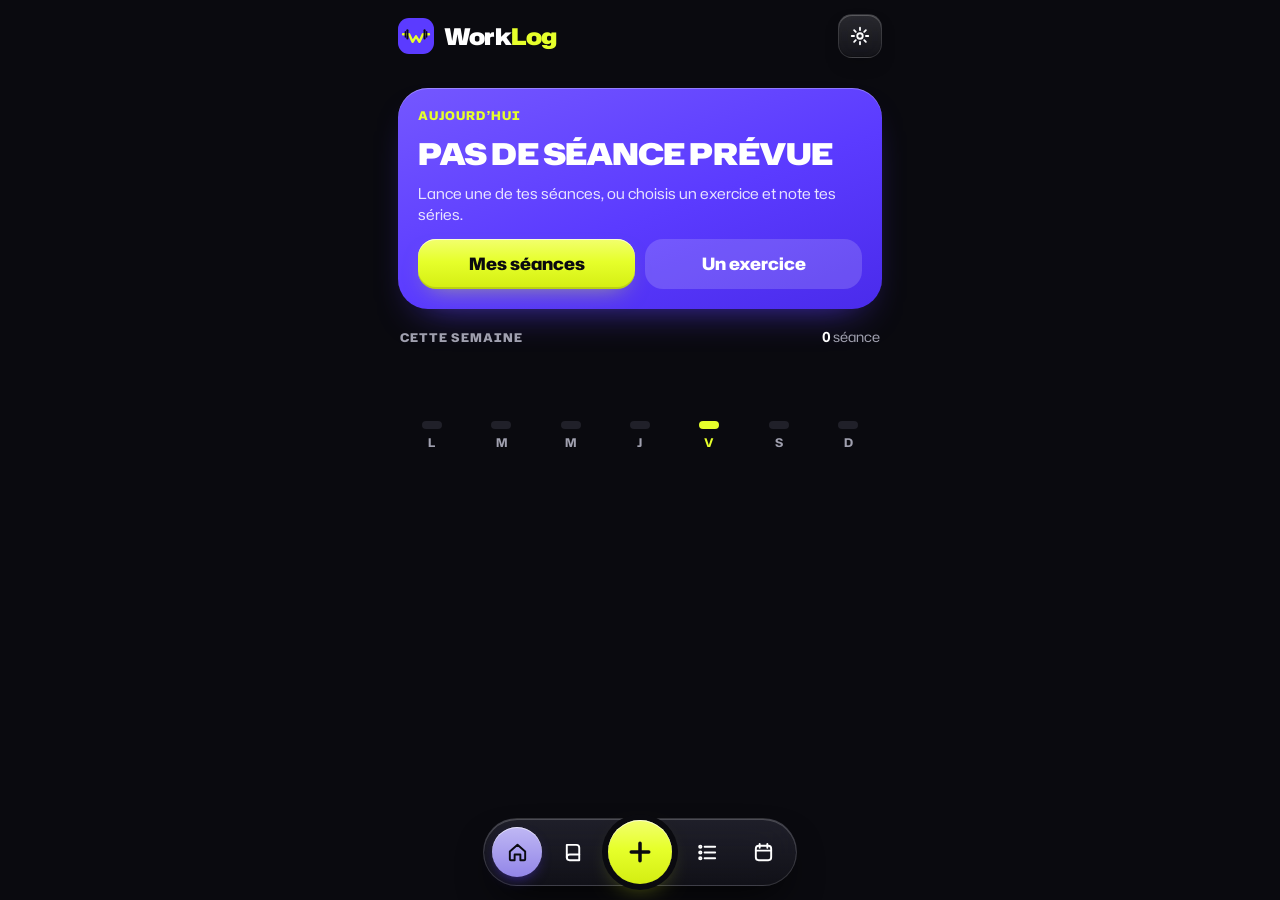
<file: index.html>
<!doctype html>
<html lang="fr">
<head>
<meta charset="utf-8">
<meta name="viewport" content="width=device-width, initial-scale=1, viewport-fit=cover">
<meta http-equiv="Content-Security-Policy" content="default-src 'self'; script-src 'self'; style-src 'self'; img-src 'self' https: data: blob:; connect-src 'self' https: http://localhost:* http://127.0.0.1:*; base-uri 'none'; form-action 'none'">
<meta name="color-scheme" content="dark">
<meta name="theme-color" content="#0A0A0F">
<meta name="apple-mobile-web-app-capable" content="yes">
<meta name="mobile-web-app-capable" content="yes">
<meta name="apple-mobile-web-app-title" content="WorkLog">
<meta name="apple-mobile-web-app-status-bar-style" content="black-translucent">
<link rel="preconnect" href="https://raw.githubusercontent.com" crossorigin>
<link rel="manifest" href="manifest.webmanifest">
<link rel="apple-touch-icon" href="icons/apple-touch-icon.png">
<link rel="icon" type="image/svg+xml" href="icons/logo.svg">
<link rel="icon" type="image/png" href="icons/icon-192.png">
<link rel="preload" href="fonts/hubot-sans-latin.woff2" as="font" type="font/woff2" crossorigin>
<title>WorkLog</title>
<link rel="stylesheet" href="css/style.css">
</head>
<body>
<div id="app"></div>
<div id="toast" role="status" aria-live="polite"></div>
<div id="modal-root"></div>
<script src="js/i18n.js" defer></script>
<script src="js/gifreader.js" defer></script>
<script src="js/mannequin.js" defer></script>
<script src="js/exercices-3d.js" defer></script>
<script src="js/exercices-3d-muscu.js" defer></script>
<script src="js/app.js" defer></script>
</body>
</html>
</file>
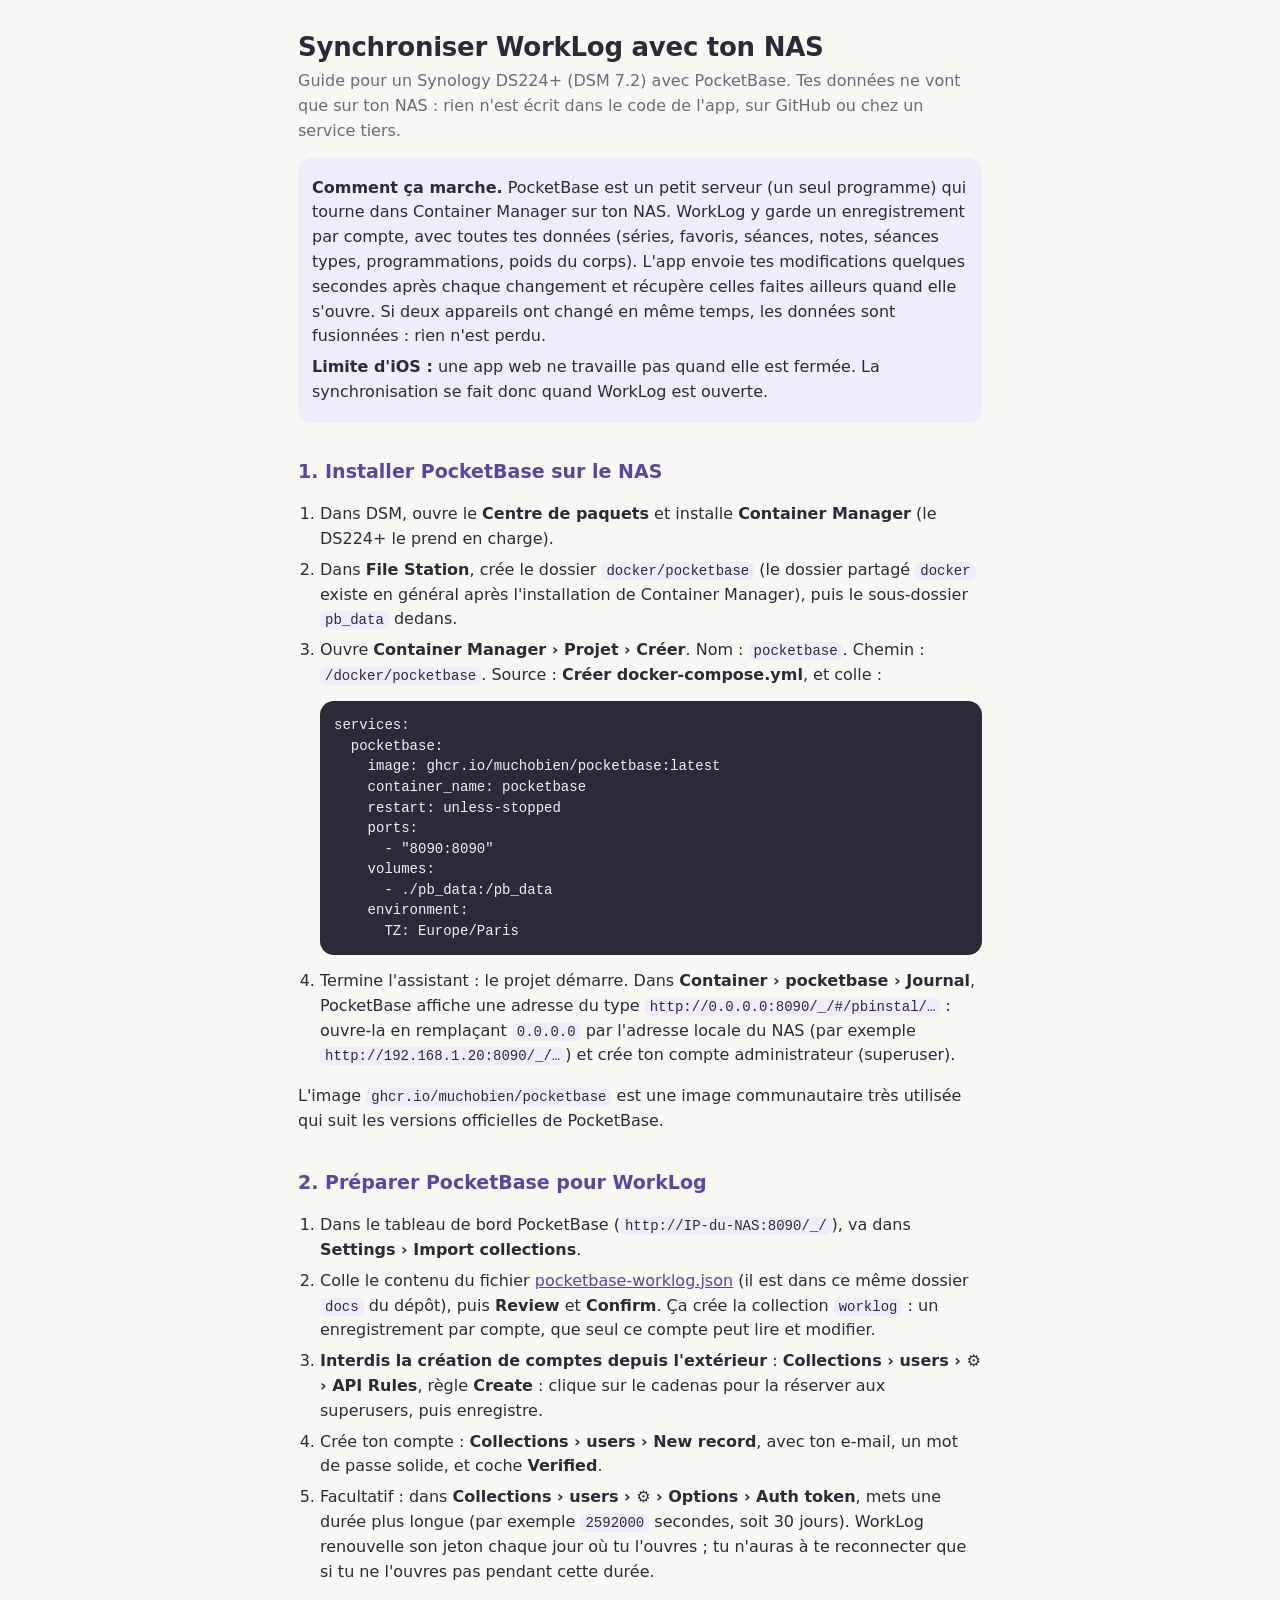
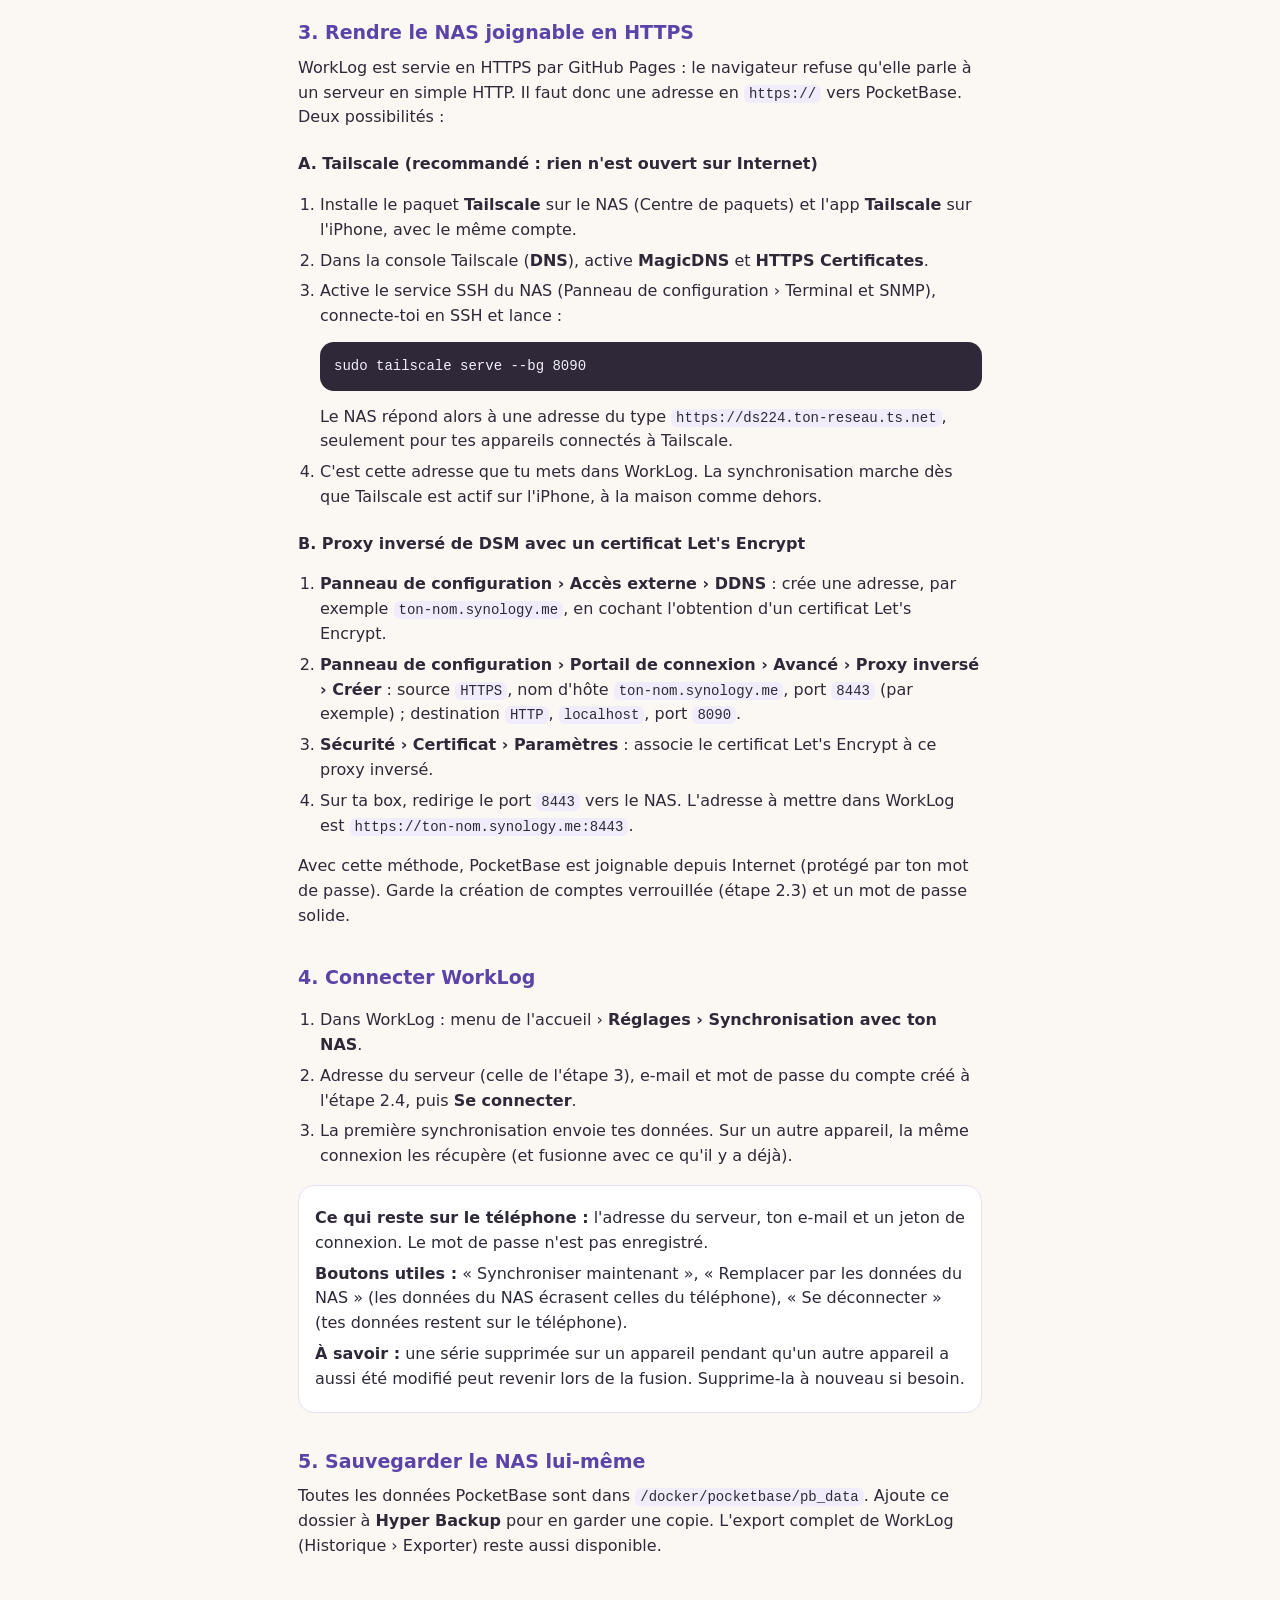
<file: docs/synchronisation-nas.html>
<!doctype html>
<html lang="fr">
<head>
<meta charset="utf-8">
<meta name="viewport" content="width=device-width, initial-scale=1">
<meta http-equiv="Content-Security-Policy" content="default-src 'self'; style-src 'unsafe-inline'; base-uri 'none'; form-action 'none'">
<title>WorkLog : synchronisation avec ton NAS</title>
<style>
  :root { --paper: #FBF8F3; --ink: #2E2838; --muted: #6E6680; --deep: #7459C4; --deep-ink: #5B43A8; --lav-soft: #F1ECFB; --line: #E6DFF3; }
  * { box-sizing: border-box; }
  body { margin: 0; background: var(--paper); color: var(--ink); font: 16px/1.55 -apple-system, BlinkMacSystemFont, "Segoe UI", system-ui, sans-serif; }
  main { max-width: 720px; margin: 0 auto; padding: 24px 18px 60px; }
  h1 { font-size: 26px; line-height: 1.2; margin: 8px 0 6px; letter-spacing: -.01em; }
  h2 { font-size: 19px; margin: 34px 0 8px; color: var(--deep-ink); }
  h3 { font-size: 16px; margin: 22px 0 6px; }
  p, li { margin: 6px 0; }
  ol, ul { padding-left: 22px; }
  .lead { color: var(--muted); margin-top: 0; }
  .box { background: #fff; border: 1.5px solid var(--line); border-radius: 16px; padding: 14px 16px; margin: 14px 0; }
  .note { background: var(--lav-soft); border-radius: 14px; padding: 12px 14px; margin: 14px 0; }
  code { font-family: ui-monospace, SFMono-Regular, Menlo, monospace; font-size: 14px; background: var(--lav-soft); padding: 1px 5px; border-radius: 6px; overflow-wrap: anywhere; }
  pre { background: #2E2838; color: #F4F0FA; border-radius: 14px; padding: 14px; overflow-x: auto; font-size: 13.5px; line-height: 1.45; }
  pre code { background: none; padding: 0; color: inherit; }
  a { color: var(--deep-ink); }
  b { font-weight: 650; }
</style>
</head>
<body>
<main>
<h1>Synchroniser WorkLog avec ton NAS</h1>
<p class="lead">Guide pour un Synology DS224+ (DSM 7.2) avec PocketBase. Tes données ne vont que sur ton NAS : rien n'est écrit dans le code de l'app, sur GitHub ou chez un service tiers.</p>

<div class="note">
  <p><b>Comment ça marche.</b> PocketBase est un petit serveur (un seul programme) qui tourne dans Container Manager sur ton NAS. WorkLog y garde un enregistrement par compte, avec toutes tes données (séries, favoris, séances, notes, séances types, programmations, poids du corps). L'app envoie tes modifications quelques secondes après chaque changement et récupère celles faites ailleurs quand elle s'ouvre. Si deux appareils ont changé en même temps, les données sont fusionnées : rien n'est perdu.</p>
  <p><b>Limite d'iOS :</b> une app web ne travaille pas quand elle est fermée. La synchronisation se fait donc quand WorkLog est ouverte.</p>
</div>

<h2>1. Installer PocketBase sur le NAS</h2>
<ol>
  <li>Dans DSM, ouvre le <b>Centre de paquets</b> et installe <b>Container Manager</b> (le DS224+ le prend en charge).</li>
  <li>Dans <b>File Station</b>, crée le dossier <code>docker/pocketbase</code> (le dossier partagé <code>docker</code> existe en général après l'installation de Container Manager), puis le sous-dossier <code>pb_data</code> dedans.</li>
  <li>Ouvre <b>Container Manager › Projet › Créer</b>. Nom : <code>pocketbase</code>. Chemin : <code>/docker/pocketbase</code>. Source : <b>Créer docker-compose.yml</b>, et colle :
<pre><code>services:
  pocketbase:
    image: ghcr.io/muchobien/pocketbase:latest
    container_name: pocketbase
    restart: unless-stopped
    ports:
      - "8090:8090"
    volumes:
      - ./pb_data:/pb_data
    environment:
      TZ: Europe/Paris</code></pre>
  </li>
  <li>Termine l'assistant : le projet démarre. Dans <b>Container › pocketbase › Journal</b>, PocketBase affiche une adresse du type <code>http://0.0.0.0:8090/_/#/pbinstal/…</code> : ouvre-la en remplaçant <code>0.0.0.0</code> par l'adresse locale du NAS (par exemple <code>http://192.168.1.20:8090/_/…</code>) et crée ton compte administrateur (superuser).</li>
</ol>
<p>L'image <code>ghcr.io/muchobien/pocketbase</code> est une image communautaire très utilisée qui suit les versions officielles de PocketBase.</p>

<h2>2. Préparer PocketBase pour WorkLog</h2>
<ol>
  <li>Dans le tableau de bord PocketBase (<code>http://IP-du-NAS:8090/_/</code>), va dans <b>Settings › Import collections</b>.</li>
  <li>Colle le contenu du fichier <a href="pocketbase-worklog.json">pocketbase-worklog.json</a> (il est dans ce même dossier <code>docs</code> du dépôt), puis <b>Review</b> et <b>Confirm</b>. Ça crée la collection <code>worklog</code> : un enregistrement par compte, que seul ce compte peut lire et modifier.</li>
  <li><b>Interdis la création de comptes depuis l'extérieur</b> : <b>Collections › users › ⚙ › API Rules</b>, règle <b>Create</b> : clique sur le cadenas pour la réserver aux superusers, puis enregistre.</li>
  <li>Crée ton compte : <b>Collections › users › New record</b>, avec ton e-mail, un mot de passe solide, et coche <b>Verified</b>.</li>
  <li>Facultatif : dans <b>Collections › users › ⚙ › Options › Auth token</b>, mets une durée plus longue (par exemple <code>2592000</code> secondes, soit 30 jours). WorkLog renouvelle son jeton chaque jour où tu l'ouvres ; tu n'auras à te reconnecter que si tu ne l'ouvres pas pendant cette durée.</li>
</ol>

<h2>3. Rendre le NAS joignable en HTTPS</h2>
<p>WorkLog est servie en HTTPS par GitHub Pages : le navigateur refuse qu'elle parle à un serveur en simple HTTP. Il faut donc une adresse en <code>https://</code> vers PocketBase. Deux possibilités :</p>

<h3>A. Tailscale (recommandé : rien n'est ouvert sur Internet)</h3>
<ol>
  <li>Installe le paquet <b>Tailscale</b> sur le NAS (Centre de paquets) et l'app <b>Tailscale</b> sur l'iPhone, avec le même compte.</li>
  <li>Dans la console Tailscale (<b>DNS</b>), active <b>MagicDNS</b> et <b>HTTPS Certificates</b>.</li>
  <li>Active le service SSH du NAS (Panneau de configuration › Terminal et SNMP), connecte-toi en SSH et lance :
<pre><code>sudo tailscale serve --bg 8090</code></pre>
  Le NAS répond alors à une adresse du type <code>https://ds224.ton-reseau.ts.net</code>, seulement pour tes appareils connectés à Tailscale.</li>
  <li>C'est cette adresse que tu mets dans WorkLog. La synchronisation marche dès que Tailscale est actif sur l'iPhone, à la maison comme dehors.</li>
</ol>

<h3>B. Proxy inversé de DSM avec un certificat Let's Encrypt</h3>
<ol>
  <li><b>Panneau de configuration › Accès externe › DDNS</b> : crée une adresse, par exemple <code>ton-nom.synology.me</code>, en cochant l'obtention d'un certificat Let's Encrypt.</li>
  <li><b>Panneau de configuration › Portail de connexion › Avancé › Proxy inversé › Créer</b> : source <code>HTTPS</code>, nom d'hôte <code>ton-nom.synology.me</code>, port <code>8443</code> (par exemple) ; destination <code>HTTP</code>, <code>localhost</code>, port <code>8090</code>.</li>
  <li><b>Sécurité › Certificat › Paramètres</b> : associe le certificat Let's Encrypt à ce proxy inversé.</li>
  <li>Sur ta box, redirige le port <code>8443</code> vers le NAS. L'adresse à mettre dans WorkLog est <code>https://ton-nom.synology.me:8443</code>.</li>
</ol>
<p>Avec cette méthode, PocketBase est joignable depuis Internet (protégé par ton mot de passe). Garde la création de comptes verrouillée (étape 2.3) et un mot de passe solide.</p>

<h2>4. Connecter WorkLog</h2>
<ol>
  <li>Dans WorkLog : menu de l'accueil › <b>Réglages › Synchronisation avec ton NAS</b>.</li>
  <li>Adresse du serveur (celle de l'étape 3), e-mail et mot de passe du compte créé à l'étape 2.4, puis <b>Se connecter</b>.</li>
  <li>La première synchronisation envoie tes données. Sur un autre appareil, la même connexion les récupère (et fusionne avec ce qu'il y a déjà).</li>
</ol>
<div class="box">
  <p><b>Ce qui reste sur le téléphone :</b> l'adresse du serveur, ton e-mail et un jeton de connexion. Le mot de passe n'est pas enregistré.</p>
  <p><b>Boutons utiles :</b> « Synchroniser maintenant », « Remplacer par les données du NAS » (les données du NAS écrasent celles du téléphone), « Se déconnecter » (tes données restent sur le téléphone).</p>
  <p><b>À savoir :</b> une série supprimée sur un appareil pendant qu'un autre appareil a aussi été modifié peut revenir lors de la fusion. Supprime-la à nouveau si besoin.</p>
</div>

<h2>5. Sauvegarder le NAS lui-même</h2>
<p>Toutes les données PocketBase sont dans <code>/docker/pocketbase/pb_data</code>. Ajoute ce dossier à <b>Hyper Backup</b> pour en garder une copie. L'export complet de WorkLog (Historique › Exporter) reste aussi disponible.</p>
</main>
</body>
</html>
</file>
<file: css/style.css>
:root {
  color-scheme: dark;
  /* 0.8.0 : palette « Néon » sur fond noir. Les anciens noms de variables sont gardés pour tout le reste de la feuille. */
  --paper: #0A0A0F;      /* fond */
  --card: #16161D;       /* cartes */
  --card2: #202029;      /* champs, cartes claires */
  --ink: #FFFFFF;
  --muted: #A0A0AF;
  --line: #2C2C38;
  --lav: #ACA0FF;        /* violet clair : courbes, icônes, onglet actif */
  --lav-mid: #34344A;    /* bordures */
  --lav-soft: #202029;   /* fonds discrets */
  --deep: #5B3BFF;       /* violet électrique */
  --deep-ink: #ACA0FF;   /* texte violet sur fond sombre */
  --acc: #E6FF2B;        /* citron : ce qu'il faut voir en premier */
  --on-acc: #0A0A0F;
  --danger: #FF6B81;
  --danger-soft: rgba(255, 107, 129, .14);
  --shadow: 0 0 0 1px #2C2C38;
  --font: "Hubot Sans", system-ui, -apple-system, "Segoe UI", sans-serif;
}
@font-face { font-family: "Hubot Sans"; font-style: normal; font-display: swap; font-weight: 200 900; font-stretch: 75% 125%;
  src: url(../fonts/hubot-sans-latin.woff2) format("woff2-variations"), url(../fonts/hubot-sans-latin.woff2) format("woff2");
  unicode-range: U+0000-00FF, U+0131, U+0152-0153, U+02BB-02BC, U+02C6, U+02DA, U+02DC, U+0304, U+0308, U+0329, U+2000-206F, U+20AC, U+2122, U+2191, U+2193, U+2212, U+2215, U+FEFF, U+FFFD; }
/* Chiffres : sous-ensemble renommé « WL Digits » de Mona Sans (police sœur de Hubot Sans, licence OFL, fonts/OFL-Mona-Sans.txt), au zéro sans barre, plus lisibles pour les charges. */
@font-face { font-family: "Hubot Sans"; font-style: normal; font-display: swap; font-weight: 200 900; font-stretch: 75% 125%;
  src: url(../fonts/wl-digits.woff2) format("woff2-variations"), url(../fonts/wl-digits.woff2) format("woff2"); unicode-range: U+0030-0039; }
@font-face { font-family: "Hubot Sans"; font-style: normal; font-display: swap; font-weight: 200 900; font-stretch: 75% 125%;
  src: url(../fonts/hubot-sans-latin-ext.woff2) format("woff2-variations"), url(../fonts/hubot-sans-latin-ext.woff2) format("woff2");
  unicode-range: U+0100-02BA, U+02BD-02C5, U+02C7-02CC, U+02CE-02D7, U+02DD-02FF, U+1D00-1DBF, U+1E00-1E9F, U+1EF2-1EFF, U+2020, U+20A0-20AB, U+20AD-20C0, U+2113, U+2C60-2C7F, U+A720-A7FF; }

* { box-sizing: border-box; -webkit-tap-highlight-color: transparent; }
html { -webkit-text-size-adjust: 100%; }
body {
  margin: 0;
  background: var(--paper);
  color: var(--ink);
  font-family: var(--font);
  font-size: 16px;
  line-height: 1.4;
  font-variant-numeric: tabular-nums;
}
button, input, select { font: inherit; color: inherit; }
button { cursor: pointer; }
h1, h2, h3, p { margin: 0; }
[hidden] { display: none !important; }

:focus-visible { outline: 3px solid var(--deep); outline-offset: 2px; border-radius: 10px; }

#app {
  max-width: 520px;
  margin: 0 auto;
  min-height: 100vh;
  min-height: 100dvh;
  padding: calc(env(safe-area-inset-top) + 14px) 18px calc(env(safe-area-inset-bottom) + 40px);
}

.ic { width: 22px; height: 22px; fill: none; stroke: currentColor; stroke-width: 2; stroke-linecap: round; stroke-linejoin: round; flex: none; }
.ic.fill { fill: currentColor; }

/* ---------- header ---------- */
.bar { display: flex; align-items: center; justify-content: space-between; gap: 12px; min-height: 48px; margin-bottom: 14px; position: relative; }
.bar h1 { font-size: 22px; font-weight: 700; letter-spacing: -.01em; }
.bar .grow { flex: 1; min-width: 0; }
.iconbtn {
  width: 44px; height: 44px; border-radius: 14px; border: 0; background: var(--lav-soft); color: var(--deep-ink);
  display: inline-grid; place-items: center; flex: none;
}
.iconbtn.plain { background: transparent; }
.iconbtn[aria-pressed="true"] { color: var(--deep); }
.iconbtn[aria-pressed="true"] .ic { fill: var(--lav); }
.textbtn {
  border: 0; background: transparent; color: var(--deep-ink); font-weight: 600; padding: 10px 12px; border-radius: 12px; min-height: 44px;
}
.textbtn.danger { color: var(--danger); }
.pill {
  display: inline-flex; align-items: center; gap: 6px; border: 1.5px solid var(--lav-mid); background: transparent; color: var(--deep-ink);
  border-radius: 999px; padding: 7px 14px; font-weight: 600; font-size: 14px; min-height: 40px;
}
.pill .ic { width: 18px; height: 18px; }

.wordmark { display: flex; align-items: center; gap: 10px; }
.wordmark img { width: 32px; height: 32px; border-radius: 9px; display: block; }

/* ---------- menu ---------- */
.menu {
  position: absolute; right: 0; top: 52px; z-index: 20; min-width: 230px; background: var(--card);
  border-radius: 18px; padding: 6px; box-shadow: 0 18px 40px -12px rgba(58, 51, 71, .3), 0 0 0 1px var(--line);
}
.menu button {
  display: block; width: 100%; text-align: left; border: 0; background: transparent; padding: 12px 14px; border-radius: 12px; font-weight: 600;
}
.menu button:hover, .menu button:focus-visible { background: var(--lav-soft); }
.menu hr { border: 0; border-top: 1px solid var(--line); margin: 6px 8px; }
.menu .quiet { font-weight: 500; color: var(--muted); font-size: 15px; }

/* ---------- home ---------- */
.home { display: grid; gap: 16px; }
.hero {
  display: block; width: 100%; text-align: left; border: 0; padding: 14px 14px 18px; border-radius: 28px;
  background: var(--lav-soft); box-shadow: var(--shadow);
}
.hero .frame { background: #fff; border-radius: 20px; aspect-ratio: 3 / 2; width: 100%; overflow: hidden; }
.hero h2 { font-size: 20px; font-weight: 700; margin: 14px 4px 2px; letter-spacing: -.01em; }
.hero .last { margin: 0 4px; font-size: 17px; }
.hero .last strong { font-size: 26px; font-weight: 700; color: var(--deep-ink); letter-spacing: -.02em; }
.hero .when { margin: 2px 4px 0; color: var(--muted); font-size: 14px; }
.hero.empty { padding: 28px 22px 26px; }
.hero.empty h2 { margin: 0 0 6px; }
.hero.empty p { color: var(--muted); }

.lib-card {
  display: flex; align-items: center; justify-content: space-between; gap: 12px; width: 100%; text-align: left;
  border: 1.5px solid var(--lav-mid); background: var(--card); border-radius: 22px; padding: 18px 20px;
}
.lib-card strong { display: block; font-size: 18px; }
.lib-card span.sub { color: var(--muted); font-size: 14px; }
.lib-card .go { width: 40px; height: 40px; border-radius: 50%; background: var(--lav); color: var(--deep-ink); display: grid; place-items: center; flex: none; }

/* ---------- exercise ---------- */
.page > .bar { margin-bottom: 8px; }
.ex-title { font-size: 24px; font-weight: 700; line-height: 1.15; letter-spacing: -.015em; margin: 4px 2px 12px; overflow-wrap: anywhere; }
.visual { background: #fff; border-radius: 24px; box-shadow: var(--shadow); aspect-ratio: 3 / 2; width: 100%; overflow: hidden; }
.muscles { margin: 12px 4px 0; font-size: 14.5px; color: var(--muted); display: grid; gap: 2px; }
.muscles p { color: var(--ink); }
.muscles span { color: var(--muted); }
.muscles b { font-weight: 700; }

.sec { margin-top: 26px; }
.sec > h2 { font-size: 18px; font-weight: 700; margin: 0 2px 10px; letter-spacing: -.01em; }
.card { background: var(--card); border-radius: 22px; box-shadow: var(--shadow); padding: 16px; }

.recent { display: grid; gap: 14px; }
.recent .day { display: grid; gap: 6px; }
.recent .day + .day { border-top: 1px solid var(--line); padding-top: 14px; }
.recent .dlabel { font-weight: 600; }
.sets { display: flex; flex-wrap: wrap; gap: 6px; }
.set { background: var(--lav-soft); color: var(--deep-ink); border-radius: 999px; padding: 4px 12px; font-weight: 600; font-size: 15px; }
.empty-note { color: var(--muted); font-size: 15px; }

.chips { display: flex; gap: 6px; margin-bottom: 10px; }
.chips.wrap { flex-wrap: wrap; margin-bottom: 0; }
.chips.scroll { overflow-x: auto; margin: 0 -18px 4px; padding: 2px 18px 8px; scrollbar-width: none; }
.chips.scroll::-webkit-scrollbar { display: none; }
.chip { border: 0; background: var(--lav-soft); color: var(--deep-ink); font-weight: 600; border-radius: 999px; padding: 8px 12px; min-height: 40px; font-size: 15px; white-space: nowrap; flex: none; }
.chips.fit .chip { flex: 1 1 auto; padding: 8px 4px; font-size: 14.5px; }
.chip.small { font-size: 14px; padding: 6px 12px; min-height: 36px; }
.chip .n { margin-left: 6px; font-weight: 500; opacity: .75; }
.chip[aria-pressed="true"] { background: var(--deep); color: #fff; }
.chart { width: 100%; height: auto; display: block; overflow: visible; }
.chart .grid { stroke: var(--line); stroke-width: 1; }
.chart .tick { fill: var(--muted); font-size: 10.5px; font-family: var(--font); }
.chart .line { fill: none; stroke: var(--deep); stroke-width: 2; stroke-linejoin: round; stroke-linecap: round; }
.chart .dot { fill: #fff; stroke: var(--deep); stroke-width: 2; }
.chart .dot.on { fill: var(--deep); stroke: #fff; stroke-width: 2.5; }
.chart .hit { fill: transparent; cursor: pointer; }
.chart-note { color: var(--muted); font-size: 12.5px; margin: 0 0 4px 2px; }
.detail { margin-top: 8px; min-height: 44px; background: var(--lav-soft); border-radius: 14px; padding: 10px 14px; font-size: 15px; }
.detail strong { color: var(--deep-ink); }
.detail .sub { color: var(--muted); font-size: 13.5px; display: block; }

.rows { display: grid; gap: 12px; }
.srow { display: grid; grid-template-columns: auto 1fr auto 1fr auto auto; gap: 6px; align-items: center; }
.srow .n { width: 28px; height: 28px; border-radius: 50%; background: var(--lav); color: var(--deep-ink); display: grid; place-items: center; font-weight: 700; font-size: 14px; }
.srow .times { color: var(--muted); font-weight: 700; }
.field {
  width: 100%; min-width: 0; border: 1.5px solid var(--lav-mid); background: #fff; border-radius: 14px; padding: 10px 12px; font-size: 17px; text-align: center; min-height: 46px;
}
.field::placeholder { color: #A89FB8; }
.field.invalid { border-color: var(--danger); background: var(--danger-soft); }
.srow .dt-line { grid-column: 1 / -1; display: flex; align-items: center; gap: 8px; color: var(--muted); font-size: 13.5px; padding-left: 36px; }
.srow .dt-line input { flex: 1; min-width: 0; font-size: 15px; text-align: left; min-height: 40px; padding: 6px 10px; }
.srow .rm { width: 36px; height: 36px; border-radius: 12px; }
.form-actions { display: grid; gap: 10px; margin-top: 14px; }
.btn { border: 0; border-radius: 16px; padding: 14px 18px; font-weight: 700; font-size: 17px; min-height: 52px; }
.btn.primary { background: var(--deep); color: #fff; }
.btn.primary:active { background: var(--deep-ink); }
.btn.ghost { background: var(--lav-soft); color: var(--deep-ink); display: inline-flex; align-items: center; justify-content: center; gap: 8px; }
.form-msg { color: var(--danger); font-size: 14.5px; min-height: 0; }

/* ---------- library ---------- */
.search {
  width: 100%; border: 1.5px solid var(--lav-mid); background: #fff; border-radius: 16px; padding: 12px 16px; font-size: 17px; min-height: 50px; margin-bottom: 18px;
}
.searchbox { position: relative; }
.searchbox .search { padding-right: 52px; }
.searchbox .search::-webkit-search-cancel-button { -webkit-appearance: none; display: none; }
.searchbox .clear { position: absolute; right: 7px; top: 7px; width: 36px; height: 36px; border: 0; border-radius: 12px; background: var(--lav-soft); color: var(--deep-ink); display: grid; place-items: center; }
.searchbox .clear[hidden] { display: none; }
.searchbox .clear .ic { width: 18px; height: 18px; }
.favs { display: grid; grid-template-columns: repeat(2, 1fr); gap: 10px; }
.tile { position: relative; display: flex; align-items: center; gap: 10px; background: var(--card); border: 0; border-radius: 18px; box-shadow: var(--shadow); padding: 8px 10px 8px 8px; text-align: left; width: 100%; min-width: 0; }
.tile .flip { width: 78px; height: 52px; border-radius: 12px; flex: none; }
.tile .nm { font-size: 14px; font-weight: 600; line-height: 1.2; overflow: hidden; display: -webkit-box; -webkit-line-clamp: 3; -webkit-box-orient: vertical; overflow-wrap: anywhere; }
.groups { display: grid; gap: 8px; }
details.group { background: var(--card); border-radius: 18px; box-shadow: var(--shadow); }
details.group > summary { list-style: none; display: flex; align-items: center; justify-content: space-between; padding: 14px 16px; font-weight: 700; min-height: 52px; cursor: pointer; }
details.group > summary::-webkit-details-marker { display: none; }
details.group > summary .count { color: var(--muted); font-weight: 500; font-size: 14px; margin-left: 8px; }
details.group > summary .ic { transition: transform .15s; color: var(--deep-ink); }
details.group[open] > summary .ic { transform: rotate(180deg); }
.exlist { display: grid; padding: 0 8px 8px; }
.exrow { display: flex; align-items: center; gap: 6px; border-radius: 12px; }
.exrow .open { flex: 1; min-width: 0; display: flex; align-items: center; gap: 12px; text-align: left; border: 0; background: transparent; padding: 7px 8px; border-radius: 12px; font-size: 15.5px; line-height: 1.25; }
.exrow .open .nm { min-width: 0; overflow-wrap: anywhere; }
.thumb { width: 72px; height: 48px; border-radius: 10px; object-fit: cover; background: var(--lav-soft); flex: none; display: block; }
.exrow .open:hover { background: var(--lav-soft); }
.exrow .iconbtn { width: 40px; height: 40px; background: transparent; color: #A89FB8; }
.exrow .iconbtn[aria-pressed="true"] { color: var(--deep); }
.results { display: grid; background: var(--card); border-radius: 18px; box-shadow: var(--shadow); padding: 8px; }
.loader { background: var(--card); border-radius: 22px; box-shadow: var(--shadow); padding: 22px; display: grid; gap: 12px; }
.loader .track { height: 8px; border-radius: 999px; background: var(--lav-soft); overflow: hidden; }
.loader .fill { height: 100%; width: 0; background: var(--deep); border-radius: 999px; transition: width .2s; }
.loader .err { color: var(--danger); font-size: 15px; }

/* ---------- history ---------- */
.tools { display: flex; gap: 8px; flex-wrap: wrap; margin-bottom: 14px; }
.dayhead { position: sticky; top: 0; background: var(--paper); padding: 12px 2px 6px; font-weight: 700; z-index: 2; }
.hrow { display: grid; grid-template-columns: 1fr auto; gap: 8px; align-items: center; background: var(--card); border-radius: 16px; padding: 10px 6px 10px 14px; margin-bottom: 6px; box-shadow: 0 1px 0 rgba(58, 51, 71, .04); }
.hrow .nm { font-weight: 600; overflow-wrap: anywhere; }
.hrow .meta { color: var(--muted); font-size: 14px; }
.hrow .meta b { color: var(--deep-ink); font-weight: 700; font-size: 15px; }
.hrow .iconbtn { width: 40px; height: 40px; background: transparent; color: var(--muted); }

/* ---------- calendar ---------- */
.monthbar { display: flex; align-items: center; justify-content: space-between; margin-bottom: 10px; }
.monthbar h2 { font-size: 19px; font-weight: 700; text-transform: capitalize; }
.cal { display: grid; grid-template-columns: repeat(7, 1fr); gap: 6px; }
.cal .wd { text-align: center; color: var(--muted); font-size: 12.5px; padding-bottom: 2px; }
.cal .day { aspect-ratio: 1 / 1; border: 0; border-radius: 12px; background: transparent; color: #8B829B; font-weight: 500; display: grid; place-items: center; padding: 0; }
.cal .day.has { background: var(--lav); color: var(--ink); font-weight: 700; }
.cal .day.has:active { background: var(--lav-mid); }
.cal .day.today { box-shadow: inset 0 0 0 2px var(--deep); }
.cal .day:disabled { cursor: default; }
.cal-note { margin-top: 16px; color: var(--muted); }

.sum { color: var(--muted); margin: -4px 2px 14px; }
.timeline { position: relative; display: grid; gap: 14px; padding-left: 22px; }
.timeline::before { content: ""; position: absolute; left: 6px; top: 8px; bottom: 8px; width: 2px; background: var(--lav-mid); border-radius: 2px; }
.tl { position: relative; background: var(--card); border-radius: 20px; box-shadow: var(--shadow); padding: 12px 14px 14px; }
.tl::before { content: ""; position: absolute; left: -22px; top: 20px; width: 14px; height: 14px; border-radius: 50%; background: var(--lav); border: 3px solid var(--paper); box-shadow: 0 0 0 2px var(--lav-mid); box-sizing: content-box; margin-left: -3px; }
.tl .head { display: flex; align-items: center; gap: 12px; margin-bottom: 10px; width: 100%; border: 0; background: transparent; padding: 0; text-align: left; border-radius: 12px; }
.tl .head .t { color: var(--muted); font-size: 13.5px; }
.tl .head .nm { font-weight: 700; overflow-wrap: anywhere; line-height: 1.2; }
.tl .line-set { display: flex; align-items: baseline; gap: 10px; padding: 5px 0; border-top: 1px solid var(--line); }
.tl .line-set .tm { color: var(--muted); font-size: 13.5px; width: 44px; flex: none; }
.tl .line-set b { color: var(--deep-ink); }
.tl .line-set .tot { margin-left: auto; color: var(--muted); font-size: 13.5px; }

/* ---------- modal & toast ---------- */
.scrim { position: fixed; inset: 0; background: rgba(58, 51, 71, .42); display: grid; place-items: center; padding: 24px; z-index: 50; }
.dialog { background: var(--card); border-radius: 24px; padding: 24px; width: min(360px, 100%); box-shadow: 0 30px 60px -20px rgba(58, 51, 71, .5); }
.dialog h2 { font-size: 20px; margin-bottom: 8px; }
.dialog p { color: var(--muted); margin-bottom: 20px; }
.dialog .acts { display: grid; grid-template-columns: 1fr 1fr; gap: 10px; }
.dialog.sheet { width: min(420px, 100%); max-height: calc(100dvh - 48px); overflow-y: auto; display: grid; gap: 8px; }
.dialog.sheet h2 { margin-bottom: 4px; }
.dialog.sheet .lbl { font-weight: 600; font-size: 14.5px; margin-top: 8px; }
.dialog.sheet .acts { margin-top: 12px; }
.dialog.sheet .form-msg { margin: 0; }
.dialog .btn.danger { background: var(--danger); color: #fff; }

#toast { position: fixed; left: 0; right: 0; bottom: calc(env(safe-area-inset-bottom) + 20px); display: flex; justify-content: center; pointer-events: none; z-index: 60; padding: 0 18px; }
#toast .t { pointer-events: auto; background: var(--ink); color: #fff; border-radius: 16px; padding: 12px 16px; display: flex; align-items: center; gap: 14px; max-width: 420px; box-shadow: 0 14px 30px -12px rgba(58, 51, 71, .6); }
#toast .t button { border: 0; background: transparent; color: var(--lav); font-weight: 700; padding: 4px 6px; }

/* ---------- V2 : photos, sous-groupes, séances ---------- */
.flip { position: relative; width: 100%; height: 100%; overflow: hidden; background: var(--lav-soft); }
.flip img { position: absolute; inset: 0; width: 100%; height: 100%; object-fit: cover; display: block; }
.flip img.b { opacity: 0; animation: flip 2.4s ease-in-out infinite; }
@keyframes flip { 0%, 44% { opacity: 0; } 50%, 94% { opacity: 1; } 100% { opacity: 0; } }
img.broken { visibility: hidden; }
.ph { display: block; background: var(--lav-soft); }

.subgroups { display: grid; gap: 6px; padding: 0 8px 8px; }
details.group.sub { background: var(--paper); box-shadow: none; border-radius: 14px; }
details.group.sub > summary { padding: 12px 12px; min-height: 48px; font-weight: 600; }
details.group.sub .exlist { padding: 0 2px 6px; }
.empty-note.more { margin: 10px 4px; }
.favsec { margin-top: 0; margin-bottom: 26px; }
.favsec + .sec { margin-top: 0; }

.field.left { text-align: left; }
select.field { appearance: none; -webkit-appearance: none; padding-right: 36px; background-image: linear-gradient(45deg, transparent 50%, var(--deep-ink) 50%), linear-gradient(135deg, var(--deep-ink) 50%, transparent 50%); background-position: calc(100% - 20px) 50%, calc(100% - 14px) 50%; background-size: 6px 6px; background-repeat: no-repeat; }
.btn.wide { width: 100%; }
.textbtn.center { display: block; margin: 0 auto; }

.tags { display: flex; flex-wrap: wrap; gap: 6px; }
.tag { display: inline-flex; align-items: center; gap: 6px; border-radius: 999px; padding: 3px 10px 3px 8px; font-size: 13.5px; font-weight: 500; border: 1.5px solid var(--line); color: var(--ink); }
.tag::before { content: ""; width: 8px; height: 8px; border-radius: 50%; background: var(--c, var(--lav)); flex: none; }
.tag.main { background: var(--lav-soft); border-color: var(--lav-soft); font-weight: 700; }

.sess-name { margin-bottom: 14px; }
.card.named { position: relative; padding: 12px 12px 14px 22px; display: grid; gap: 8px; overflow: hidden; }
.card.named::before, .scard::before { content: ""; position: absolute; left: 0; top: 0; bottom: 0; width: 7px; background: var(--c, var(--lav)); }
.card.named .row { display: flex; align-items: center; justify-content: space-between; gap: 8px; }
.card.named .nm { font-size: 18px; overflow-wrap: anywhere; }
.sum.pad { margin: 4px 2px 0; }

.cal .day.named { position: relative; }
.cal .day.named::after { content: ""; position: absolute; left: 50%; bottom: 5px; width: 6px; height: 6px; margin-left: -3px; border-radius: 50%; background: var(--c, var(--deep)); box-shadow: 0 0 0 1.5px #fff; }

.sec.tight { margin-top: 18px; }
.lastlist { padding: 6px; display: grid; }
.lastrow { display: flex; align-items: center; gap: 10px; width: 100%; border: 0; background: transparent; text-align: left; padding: 10px; border-radius: 12px; min-height: 44px; }
.lastrow + .lastrow { border-top: 1px solid var(--line); border-top-left-radius: 0; border-top-right-radius: 0; }
.lastrow .dot { width: 10px; height: 10px; border-radius: 50%; background: var(--c); flex: none; }
.lastrow .g { font-weight: 600; flex: 1; min-width: 0; }
.lastrow .w { color: var(--muted); font-size: 14px; white-space: nowrap; }
.scards { display: grid; gap: 12px; }
.scard { position: relative; overflow: hidden; display: grid; gap: 8px; width: 100%; text-align: left; border: 0; background: var(--card); border-radius: 22px; box-shadow: var(--shadow); padding: 14px 16px 14px 24px; }
.scard .top { display: flex; justify-content: space-between; gap: 10px; font-size: 13.5px; color: var(--muted); }
.scard .nm { font-size: 19px; font-weight: 700; letter-spacing: -.01em; line-height: 1.2; overflow-wrap: anywhere; }
.scard .figs { display: grid; grid-template-columns: repeat(3, 1fr); gap: 8px; margin-top: 4px; padding-top: 10px; border-top: 1px solid var(--line); }
.scard .figs b { display: block; font-size: 19px; color: var(--deep-ink); letter-spacing: -.01em; }
.scard .figs span { font-size: 12.5px; color: var(--muted); }
.empty-card { display: grid; gap: 12px; padding: 22px; }
.empty-card p { color: var(--muted); }

/* ---------- V3 : schéma des muscles, animation, onglets ---------- */
.vis { background: var(--card); border-radius: 24px; box-shadow: var(--shadow); padding: 16px 14px 12px; display: grid; grid-template-columns: 1fr 92px; gap: 10px; align-items: end; }
.vis.solo, .vis.nomap { grid-template-columns: 1fr; }
.vis.solo .maps { max-width: 230px; width: 100%; margin: 0 auto; }
.vis.nomap .anim { width: 160px; margin: 0 auto; }
.maps { display: grid; grid-template-columns: 1fr 1fr; gap: 8px; }
.maps figure { margin: 0; text-align: center; }
.maps figcaption { font-size: 12px; color: var(--muted); margin-top: 2px; }
.body { width: 100%; height: auto; display: block; }
.body .m { fill: #DED6EC; }
.body .k { fill: #EBE6F3; }
.body .s { fill: #BBA8EC; }
.body .p { fill: #6A4FC0; }
.anim { position: relative; display: block; width: 100%; padding: 0; background: #fff; border: 1.5px solid var(--line); border-radius: 16px; overflow: hidden; aspect-ratio: 1 / 1; margin-bottom: 20px; }
.anim img { width: 100%; height: 100%; object-fit: contain; display: block; }
.anim .zoom { position: absolute; right: 4px; bottom: 4px; width: 24px; height: 24px; border-radius: 8px; background: var(--lav-soft); color: var(--deep-ink); display: grid; place-items: center; }
.anim .zoom .ic { width: 14px; height: 14px; }
.visf { display: grid; gap: 12px; }
button.visual { display: block; padding: 0; border: 0; }
.legend { margin: 12px 4px 0; display: grid; gap: 4px; font-size: 14.5px; }
.legend p { position: relative; padding-left: 19px; }
.legend i { width: 11px; height: 11px; border-radius: 50%; position: absolute; left: 0; top: 5px; }
.legend i.p { background: #6A4FC0; }
.legend i.s { background: #BBA8EC; }
.legend span { color: var(--muted); }
.legend b { font-weight: 700; }
.credit { font-size: 11.5px; color: var(--muted); margin: 8px 4px 0; }
.hero .vis { box-shadow: none; background: #fff; border-radius: 20px; }
.library .search { margin-bottom: 12px; }
.tabs { display: grid; grid-template-columns: repeat(3, 1fr); gap: 4px; background: var(--lav-soft); border-radius: 16px; padding: 4px; margin-bottom: 16px; }
.tab { border: 0; background: transparent; color: var(--deep-ink); font-weight: 600; font-size: 15px; border-radius: 12px; min-height: 42px; padding: 6px 4px; }
.tab[aria-selected="true"] { background: var(--card); color: var(--ink); font-weight: 700; box-shadow: 0 1px 4px rgba(58, 51, 71, .14); }
.thumb.sq { width: 56px; height: 56px; object-fit: contain; background: #fff; margin: 0 8px; }
.exrow .kind { display: inline-block; margin-left: 8px; font-size: 12px; color: var(--muted); border: 1px solid var(--line); border-radius: 999px; padding: 0 7px; white-space: nowrap; }
.dialog.lightbox { width: min(420px, 100%); padding: 14px; display: grid; gap: 12px; }
.lb-media { background: #fff; border-radius: 16px; overflow: hidden; aspect-ratio: 3 / 2; }
.lb-media.sq { aspect-ratio: 1 / 1; }
.lb-media.sq img { width: 100%; height: 100%; object-fit: contain; display: block; }
.dialog .lb-name { font-weight: 700; text-align: center; margin: 0; color: var(--ink); overflow-wrap: anywhere; }

/* ---------- V4 ---------- */
.hint { color: var(--muted); font-size: 13px; margin: 8px 2px 0; }
.empty-note.pad { padding: 6px 4px; }
button.set { border: 0; font-family: inherit; }
.iconbtn.mini { width: 36px; height: 36px; border-radius: 12px; color: var(--muted); }
.iconbtn.mini .ic { width: 19px; height: 19px; }
span.mini { width: 36px; }
.srow.edit { grid-template-columns: 1fr auto 1fr; }

/* barre de calcul au-dessus du clavier */
.calcbar { position: fixed; left: 0; right: 0; top: 0; z-index: 70; display: grid; grid-template-columns: repeat(7, 1fr); gap: 6px;
  padding: 6px 8px; background: #EDE8F4; border-top: 1px solid var(--line); box-shadow: 0 -6px 18px -12px rgba(58, 51, 71, .35); }
.calcbar[hidden] { display: none; }
.calcbar .ck { border: 0; border-radius: 10px; min-height: 42px; background: #fff; color: var(--ink); font-size: 21px; font-weight: 600; box-shadow: 0 1px 0 rgba(58, 51, 71, .18); touch-action: manipulation; }
.calcbar .ck.eq { background: var(--deep); color: #fff; }
.field.calc { font-variant-numeric: tabular-nums; }

/* note libre */
.notebox { margin: 0 0 14px; }
.note { display: block; width: 100%; resize: none; overflow: hidden; border: 1.5px dashed var(--lav-mid); background: var(--card); border-radius: 14px; padding: 9px 12px;
  font: inherit; font-size: 14px; line-height: 1.4; color: var(--ink); min-height: 0; }
.note:focus { border-style: solid; border-color: var(--deep); outline: none; }
.note::placeholder { color: #A89FB8; white-space: nowrap; overflow: hidden; text-overflow: ellipsis; }

/* cardio */
.crow { display: grid; gap: 8px; background: var(--paper); border-radius: 16px; padding: 10px; }
.chead { display: flex; align-items: center; gap: 8px; }
.chead .n { width: 28px; height: 28px; border-radius: 50%; background: var(--lav); color: var(--deep-ink); display: grid; place-items: center; font-weight: 700; font-size: 14px; }
.chead .grow { flex: 1; }
.chead .live { color: var(--deep-ink); font-weight: 700; font-size: 14.5px; }
.cgrid { display: grid; grid-template-columns: 1fr 1fr; gap: 8px; }
.cf { display: grid; gap: 4px; font-size: 13px; color: var(--muted); font-weight: 600; min-width: 0; }
.cf.dur { grid-column: 1 / -1; }
.durin { display: grid; grid-template-columns: 1fr auto 1fr; gap: 6px; align-items: center; }
.durin > span { color: var(--muted); font-weight: 700; }
.crow .dt-line { display: flex; align-items: center; gap: 8px; color: var(--muted); font-size: 13.5px; }
.crow .dt-line input { flex: 1; min-width: 0; font-size: 15px; text-align: left; min-height: 40px; padding: 6px 10px; }

/* glisser pour supprimer */
.swipe { position: relative; overflow: hidden; border-radius: inherit; }
.swipe-c { position: relative; z-index: 1; touch-action: pan-y; background: var(--card); will-change: transform; }
.swipe-del { position: absolute; right: 0; top: 0; bottom: 0; width: 88px; border: 0; background: var(--danger); color: #fff; display: grid; place-items: center; }
.swipe-del .ic { width: 22px; height: 22px; }

/* séance du jour, séance type : liste d'exercices */
.dlist { position: relative; display: grid; gap: 10px; }
.sitem { position: relative; }
.sitem.dragging { z-index: 5; }
.sitem.dragging .dcard { box-shadow: 0 18px 36px -14px rgba(58, 51, 71, .45); }
.dcard { background: var(--card); border-radius: 18px; box-shadow: var(--shadow); overflow: hidden; }
.dcard.todo .dhead { background: var(--card); }
.dhead { display: flex; align-items: center; gap: 2px; padding: 6px 8px 6px 2px; }
.dhead .handle { width: 40px; height: 52px; display: grid; place-items: center; color: #A89FB8; touch-action: none; cursor: grab; flex: none; }
.dhead .open { flex: 1; min-width: 0; display: flex; align-items: center; gap: 10px; border: 0; background: transparent; text-align: left; padding: 4px 0; }
.dhead .txt { min-width: 0; }
.dhead .nm { font-weight: 700; line-height: 1.2; overflow-wrap: anywhere; }
.dhead .st { color: var(--deep-ink); font-size: 13.5px; font-weight: 600; }
.dhead .st.todo { color: var(--muted); font-weight: 500; }
.dhead .chev { color: #A89FB8; display: grid; place-items: center; width: 28px; flex: none; }
.dhead .chev.up .ic { transform: rotate(180deg); }
.dcard .line-set { display: flex; align-items: baseline; gap: 10px; width: 100%; border: 0; border-top: 1px solid var(--line); text-align: left; padding: 10px 16px 10px 52px; font-size: 15px; }
.dcard .line-set .tm { color: var(--muted); font-size: 13.5px; width: 44px; flex: none; }
.dcard .line-set b { color: var(--deep-ink); }
.dcard .line-set .tot { margin-left: auto; color: var(--muted); font-size: 13.5px; }
.dcard .sets.planned { padding: 2px 14px 12px 52px; }
.dcard .sets.planned .set { background: transparent; border: 1.5px dashed var(--lav-mid); color: var(--muted); }
.psets { display: grid; gap: 8px; padding: 4px 12px 12px 14px; border-top: 1px solid var(--line); }
.psets .empty-note { font-size: 14px; padding-top: 8px; }
.psets .textbtn { justify-self: start; padding-left: 4px; }
.addex { margin-top: 12px; }
.btn.wide + .btn.wide { margin-top: 10px; }
.acts-day { display: flex; flex-wrap: wrap; gap: 8px; }
.today-card { position: relative; overflow: hidden; display: flex; align-items: center; justify-content: space-between; gap: 12px; width: 100%; text-align: left;
  border: 0; background: var(--deep); color: #fff; border-radius: 22px; padding: 16px 16px 16px 20px; margin-bottom: 14px; box-shadow: var(--shadow); }
.today-card .sub { display: block; font-size: 13.5px; color: #E6DDFB; }
.today-card strong { display: block; font-size: 19px; line-height: 1.2; margin: 2px 0; overflow-wrap: anywhere; }
.today-card .prog { font-size: 14px; color: #E6DDFB; }
.today-card .go { width: 40px; height: 40px; border-radius: 50%; background: rgba(255, 255, 255, .18); color: #fff; display: grid; place-items: center; flex: none; }
.cal .day.planned { background: transparent; box-shadow: inset 0 0 0 2px var(--lav); color: var(--deep-ink); font-weight: 700; }
.cal .day.planned.today { box-shadow: inset 0 0 0 2px var(--deep); }

/* onglets à deux entrées */
.tabs.two { grid-template-columns: 1fr 1fr; }

/* séances types */
.folders { margin-top: 14px; }
.fsum { display: inline-flex; align-items: center; gap: 8px; }
.fsum .ic { width: 20px; height: 20px; color: var(--deep); }
.pcards { display: grid; gap: 8px; padding: 0 8px 8px; }
.pcard { position: relative; display: flex; align-items: stretch; background: var(--paper); border-radius: 16px; overflow: hidden; }
.pcard::before { content: ""; position: absolute; left: 0; top: 0; bottom: 0; width: 6px; background: var(--c, var(--lav)); }
.pmain { flex: 1; min-width: 0; display: grid; gap: 6px; border: 0; background: transparent; text-align: left; padding: 12px 10px 12px 18px; }
.pmain .nm { font-weight: 700; font-size: 16.5px; overflow-wrap: anywhere; }
.pmain .meta { color: var(--muted); font-size: 13.5px; }
.pgo { flex: none; width: 86px; border: 0; border-left: 1px solid var(--line); background: transparent; color: var(--deep); display: grid; place-items: center; align-content: center; gap: 2px; font-size: 12.5px; font-weight: 700; }
.pgo .ic { width: 22px; height: 22px; fill: var(--lav); }
.page.plan .field.big { font-size: 20px; font-weight: 700; min-height: 54px; margin-bottom: 12px; }
.pform { display: grid; gap: 6px; }
.pform .lbl { font-weight: 600; font-size: 14.5px; margin-top: 6px; }
.pform .lbl:first-child { margin-top: 0; }
.plan-acts { display: grid; gap: 6px; }
.btn.primary.wide { display: inline-flex; align-items: center; justify-content: center; gap: 6px; width: 100%; }
.btn.primary .ic { fill: currentColor; }
.seances .btn.primary.wide { margin-bottom: 4px; }

/* bibliothèque en mode « ajouter » */
.okbtn { min-height: 44px; padding: 8px 16px; font-size: 16px; display: inline-flex; gap: 6px; align-items: center; border-radius: 14px; }
.pcount { background: rgba(255, 255, 255, .22); border-radius: 999px; padding: 0 8px; font-size: 14px; }
.exrow .pick { width: 30px; height: 30px; border-radius: 50%; border: 2px solid var(--lav-mid); display: grid; place-items: center; color: transparent; margin-right: 6px; flex: none; }
.exrow.picked .pick { background: var(--deep); border-color: var(--deep); color: #fff; }
.exrow.picked .open { background: var(--lav-soft); }
.exrow .pick .ic { width: 18px; height: 18px; }

/* historique : ligne modifiable */
.hedit { border: 0; background: transparent; text-align: left; padding: 0; min-width: 0; }

/* fenêtres */
.dialog .acts.col { grid-template-columns: 1fr; }
.btn.ghost.warn { color: var(--danger); }
.dialog .ed-name { margin: -2px 0 6px; color: var(--muted); }

/* ---------- V5 ---------- */
/* bandeau du haut collant : caché en descendant, de retour en remontant */
#app > main > header.bar { position: sticky; top: 0; z-index: 30; background: var(--paper);
  margin: calc(-1 * (env(safe-area-inset-top) + 14px)) -18px 8px; padding: calc(env(safe-area-inset-top) + 14px) 18px 8px;
  transition: transform .22s ease, box-shadow .2s ease; }
#app > main > header.bar.stuck { box-shadow: 0 8px 18px -16px rgba(58, 51, 71, .55); }
#app > main > header.bar.hidebar { transform: translateY(-105%); }
.bar .valbtn { min-height: 42px; padding: 8px 14px; font-size: 15.5px; }
.bar .valbtn .ic { width: 18px; height: 18px; }

/* transitions de page */
#app { position: relative; z-index: 1; background: var(--paper); }
.menu .ver { padding: 8px 14px 4px; font-size: 12.5px; color: var(--muted); }
#app.enter { background: var(--paper); animation: page-in .28s cubic-bezier(.2, .8, .2, 1); box-shadow: -16px 0 32px -22px rgba(58, 51, 71, .5); }
.pg-ghost { position: fixed; inset: 0; overflow: hidden; background: var(--paper); pointer-events: none; }
.pg-ghost.under { z-index: 0; }
.pg-ghost.over { z-index: 45; box-shadow: -16px 0 32px -22px rgba(58, 51, 71, .5); }
.ghost-in { max-width: 520px; margin: 0 auto; padding: calc(env(safe-area-inset-top) + 14px) 18px 40px; }
.pg-ghost.leave-right { animation: g-right .26s cubic-bezier(.4, 0, .7, 1) forwards; }
.pg-ghost.leave-down { animation: g-down .3s cubic-bezier(.4, 0, .7, 1) forwards; }
@keyframes page-in { from { transform: translateX(100%); } to { transform: none; } }
@keyframes g-right { to { transform: translateX(100%); } }
@keyframes g-down { to { transform: translateY(100%); } }

/* vignettes animées */
.thumb.tflip { position: relative; overflow: hidden; display: block; }
.thumb.tflip img { position: absolute; inset: 0; width: 100%; height: 100%; object-fit: cover; display: block; }
.thumb.tflip img.b { opacity: 0; }
.thumb.tflip.play img.b { animation: flip 2.4s ease-in-out infinite; }
.zoomable { cursor: zoom-in; }

/* bibliothèque en mode « ajouter » : toute la ligne sélectionne */
.exrow.pickrow { gap: 12px; padding: 7px 8px; cursor: pointer; -webkit-tap-highlight-color: transparent; -webkit-user-select: none; user-select: none; }
.exrow.pickrow .nm { flex: 1; min-width: 0; overflow-wrap: anywhere; font-size: 15.5px; line-height: 1.25; }
.exrow.pickrow.picked { background: var(--lav-soft); }
.exrow.pickrow .tw { position: relative; flex: none; display: block; }
.exrow.pickrow .thumb.sq { margin: 0; }
.loupe { position: absolute; right: -6px; bottom: -6px; width: 28px; height: 28px; border-radius: 9px; border: 0; padding: 0; background: rgba(255, 255, 255, .95); color: var(--deep-ink); display: grid; place-items: center; box-shadow: 0 1px 4px rgba(58, 51, 71, .3); }
.loupe .ic { width: 15px; height: 15px; }

/* poignées : pas de sélection de texte, geste immédiat */
.handle { -webkit-user-select: none; user-select: none; -webkit-touch-callout: none; touch-action: none; }
.dhead .handle { width: 46px; height: 58px; }
body.dragging-now, body.dragging-now * { -webkit-user-select: none !important; user-select: none !important; cursor: grabbing; }

/* calendrier : jour choisi et détail en dessous */
.cal .day.sel { outline: 2.5px solid var(--deep); outline-offset: 1px; }
.cal .day:not(.has):not(.planned) { color: #8B829B; }
.day-wrap { margin-top: 18px; }
.daydetail { border-top: 1px solid var(--line); padding-top: 16px; }
.dd-title { font-size: 19px; font-weight: 700; margin: 0 2px 12px; }

/* Mes séances : boutons, dossiers, « Sans dossier » */
.plan-btns { display: grid; gap: 10px; margin-bottom: 4px; }
.newfolder { display: flex; align-items: center; justify-content: center; gap: 8px; width: 100%; min-height: 46px; border: 1.5px dashed var(--lav-mid);
  background: transparent; color: var(--deep-ink); border-radius: 14px; font-weight: 600; font-size: 15px; }
.newfolder .ic { width: 20px; height: 20px; }
.folders { display: grid; gap: 10px; margin-top: 14px; }
.fsum { flex: 1; min-width: 0; }
.fname { overflow-wrap: anywhere; }
details.group > summary .fsum .ic, details.group > summary .fmore .ic { transform: none !important; }
.fmore { width: 38px; height: 38px; margin-right: 4px; border: 0; border-radius: 10px; background: transparent; color: var(--muted); display: grid; place-items: center; flex: none; }
details.loose { margin-top: 6px; border-radius: 14px; }
details.loose > summary { list-style: none; display: flex; align-items: center; justify-content: space-between; padding: 10px 6px; color: var(--muted); font-weight: 700; font-size: 14.5px; cursor: pointer; border-bottom: 1px solid var(--line); }
details.loose > summary::-webkit-details-marker { display: none; }
details.loose > summary .ic { width: 18px; height: 18px; transition: transform .15s; }
details.loose[open] > summary .ic { transform: rotate(180deg); }
.lsum .count { font-weight: 500; margin-left: 8px; }
details.loose .pcards { padding: 10px 0 0; }
details.loose .pcard { background: var(--card); box-shadow: var(--shadow); }
.droptarget { outline: 2.5px dashed var(--deep); outline-offset: 2px; }
details.loose.droptarget { background: var(--lav-soft); }
.pcard .phandle { width: 32px; display: grid; place-items: center; color: #A89FB8; flex: none; margin-left: 6px; }
.pcard .pmain { padding-left: 2px; }
.pcard .pgo { width: 72px; }
.pmore { flex: none; width: 40px; border: 0; background: transparent; color: var(--muted); display: grid; place-items: center; }
.pcard.lifted { opacity: .35; }
.pghost { position: fixed; left: 0; top: 0; z-index: 90; pointer-events: none; background: var(--card); box-shadow: 0 18px 36px -12px rgba(58, 51, 71, .5); opacity: .96; }

/* feuille du bas : menu « … », groupes secondaires */
.sheet-scrim { position: fixed; inset: 0; z-index: 80; background: rgba(58, 51, 71, .38); display: flex; align-items: flex-end; justify-content: center; animation: fade .18s ease; }
.sheet-scrim.out { opacity: 0; transition: opacity .18s; }
.bsheet { width: min(520px, 100%); max-height: 82dvh; overflow-y: auto; background: var(--card); border-radius: 22px 22px 0 0; padding: 8px 16px calc(env(safe-area-inset-bottom) + 16px);
  display: grid; gap: 6px; animation: sheet-up .22s cubic-bezier(.2, .8, .2, 1); }
.bsheet .grab { justify-self: center; width: 40px; height: 5px; border-radius: 3px; background: var(--line); margin: 2px 0 6px; }
.bs-title { font-size: 17px; font-weight: 700; margin: 0 4px 4px; overflow-wrap: anywhere; }
.bs-item { display: flex; align-items: center; gap: 12px; width: 100%; min-height: 50px; border: 0; background: var(--paper); border-radius: 14px; padding: 10px 14px; text-align: left; font-size: 16px; font-weight: 600; color: var(--ink); }
.bs-item .ic { color: var(--deep); }
.bs-item.danger, .bs-item.danger .ic { color: var(--danger); }
.bs-cancel { margin-top: 4px; }
.gs-list { display: grid; gap: 2px; }
.gs-row { display: flex; align-items: center; gap: 10px; min-height: 46px; padding: 6px 10px; border-radius: 12px; font-weight: 600; cursor: pointer; }
.gs-row.sub { padding-left: 36px; font-weight: 500; }
.gs-row input { width: 22px; height: 22px; margin: 0; accent-color: var(--deep); flex: none; }
.gs-row .dot { width: 9px; height: 9px; border-radius: 50%; background: var(--c); flex: none; }
.gs-row .gl { flex: 1; }
.gs-row.main { opacity: .55; }
.gs-row .gm { font-size: 12.5px; color: var(--muted); font-weight: 500; }
.gfield { display: flex; align-items: center; justify-content: space-between; gap: 8px; cursor: pointer; }
.gfield .v { overflow: hidden; text-overflow: ellipsis; white-space: nowrap; min-width: 0; }
.gfield .ph { color: #A89FB8; }
.gfield .ic { width: 18px; height: 18px; color: var(--deep-ink); }
@keyframes sheet-up { from { transform: translateY(100%); } }
@keyframes fade { from { opacity: 0; } }

@media (prefers-reduced-motion: reduce) {
  .pg-ghost { display: none; }
  #app.enter, .bsheet, .sheet-scrim { animation: none; }
  * { transition: none !important; animation: none !important; }
}
.page.plan > .bar h1 { font-size: 19px; white-space: nowrap; overflow: hidden; text-overflow: ellipsis; }
.swipe.today-swipe { border-radius: 22px; }
.swipe.today-swipe .today-card { margin-bottom: 0; }
.clearplan { margin-top: 12px; }

/* ----- 0.6.0 : exercices maison en 3D (mannequin animé) ----- */
canvas.m3d { display: block; }
canvas.m3d.thumb { width: 56px; height: 56px; object-fit: fill; background: #fff; }
canvas.m3d.big { width: 100%; aspect-ratio: 1 / 1; touch-action: none; cursor: grab; -webkit-user-select: none; user-select: none; -webkit-touch-callout: none; }
canvas.m3d.big.drag { cursor: grabbing; }
canvas.m3d.m3d-thumb.big { touch-action: auto; cursor: inherit; pointer-events: none; }
.vis.vis3d { grid-template-columns: 1fr; padding: 6px 6px 10px; gap: 0; }
.vis3d canvas.m3d.big { max-width: 420px; margin: 0 auto; }
.vis3d .turn { margin: 0; text-align: center; font-size: 12.5px; color: var(--muted); }
.lb-media canvas.m3d.big { height: 100%; }
.srow.hold { grid-template-columns: auto 1fr auto auto auto; }

/* ----- 0.6.1 : mannequin réaliste ----- */
canvas.m3d { opacity: 0; transition: opacity .25s ease; }
canvas.m3d.ready { opacity: 1; }
canvas.m3d.ko { opacity: 1; background: var(--line, #EAE3F3); border-radius: 10px; }

/* ---------- 0.7.0 ---------- */
/* Lignes de série : boutons dupliquer / retirer sur la même ligne que les champs, calés à droite. */
.srow { grid-template-columns: auto minmax(0, 1fr) auto minmax(0, 1fr) auto; }
.srow.hold { grid-template-columns: auto minmax(0, 1fr) auto auto; }
.racts { display: flex; align-items: center; justify-content: flex-end; gap: 2px; justify-self: end; }
.crow .chead .racts { margin-left: auto; }
.srow .dt-line { flex-wrap: wrap; row-gap: 6px; }
.srow .dt-line .dtw { display: flex; align-items: center; gap: 8px; flex: 1 1 170px; min-width: 0; }
.srow .dt-line .dtw input { flex: 1; min-width: 0; }
/* Champs date et heure : iOS leur donne une largeur minimale qui les faisait dépasser du cadre. */
input[type="datetime-local"], input[type="date"] { -webkit-appearance: none; appearance: none; display: block; min-width: 0; max-width: 100%; width: 100%; box-sizing: border-box; }
input[type="datetime-local"]::-webkit-date-and-time-value, input[type="date"]::-webkit-date-and-time-value { text-align: left; margin: 0; }
.dialog { box-sizing: border-box; max-width: 100%; }
.dialog.sheet > * { min-width: 0; }

/* Poids : au poids du corps, un bouton + / − devant le lest. */
.wbox { display: flex; align-items: stretch; min-width: 0; }
.wbox .field { flex: 1; min-width: 0; }
.wbox .sgn { flex: none; width: 34px; border: 1.5px solid var(--lav-mid); border-right: 0; border-radius: 14px 0 0 14px; background: var(--lav-soft);
  color: var(--deep-ink); font-size: 20px; font-weight: 700; padding: 0; touch-action: manipulation; }
.wbox .sgn[hidden] { display: none; }
.wbox.bw .field { border-radius: 0 14px 14px 0; }
.bwcheck { display: inline-flex; align-items: center; gap: 7px; font-size: 14px; font-weight: 600; color: var(--deep-ink); flex: none; min-height: 36px; cursor: pointer; }
.bwcheck input { width: 20px; height: 20px; margin: 0; accent-color: var(--deep); flex: none; }
.edw { display: grid; gap: 8px; }

/* Dernières séances : une série + son bouton « dupliquer ». */
.setpair { display: inline-flex; align-items: center; background: var(--lav-soft); border-radius: 999px; }
.setpair .set { background: transparent; padding-right: 6px; }
.setdup { border: 0; background: transparent; color: var(--deep-ink); width: 34px; height: 32px; border-radius: 999px; display: grid; place-items: center; padding: 0 4px 0 0; }
.setdup .ic { width: 17px; height: 17px; }

/* Graphique : un point par jour, zone légère sous la courbe, explication du calcul. */
.chart .area { fill: var(--lav-soft); stroke: none; }
.chart .line { stroke-width: 2.5; }
.chart .mark { fill: var(--deep-ink); font-size: 11px; font-weight: 700; }
.chart .tick { font-size: 11.5px; }
.explain { margin-top: 10px; border: 1.5px solid var(--lav-mid); border-radius: 14px; padding: 12px 14px; font-size: 14px; line-height: 1.45; color: var(--ink); }
.explain strong { display: block; color: var(--deep-ink); margin-bottom: 4px; }
.explain p { margin: 6px 0 0; }
.explain .ex b { color: var(--deep-ink); }
.explain .small { color: var(--muted); font-size: 12.5px; }

/* Programmation */
.wdays { display: grid; grid-template-columns: repeat(7, 1fr); gap: 4px; }
.wdays .wd { border: 0; min-height: 40px; border-radius: 12px; background: var(--lav-soft); color: var(--deep-ink); font-weight: 700; font-size: 15px; text-transform: uppercase; }
.wdays .wd[aria-pressed="true"] { background: var(--deep); color: #fff; }
.repbox { display: grid; gap: 8px; }
.repbox[hidden] { display: none; }
.sched-note { margin: 10px 0 0; padding: 10px 14px; border-radius: 14px; background: var(--lav-soft); font-size: 14px; color: var(--ink); }
.sched-note p { margin: 0; }
.sched-note p + p { margin-top: 4px; }
.sched-note b { color: var(--deep-ink); }
.schedlist { display: grid; gap: 6px; }
.schedlist:empty { display: none; }
.schedlist .lbl { font-weight: 600; font-size: 14.5px; margin: 4px 2px 0; }
.schedrow { display: flex; align-items: center; gap: 8px; background: var(--card); border-radius: 14px; padding: 6px 6px 6px 14px; box-shadow: var(--shadow); font-size: 14.5px; }
.schedrow span { flex: 1; min-width: 0; }
.gs-head { margin: 10px 4px 2px; font-size: 13px; font-weight: 700; color: var(--muted); }
.gs-row.allrow { background: var(--lav-soft); }
.plan-btns + .tools { margin-top: 12px; }

/* Réglages */
.settings .card { display: grid; gap: 8px; }
.bwrow { display: grid; grid-template-columns: 1fr 110px auto; align-items: center; gap: 10px; font-weight: 600; }
.nas .intro { margin: 0; color: var(--ink); font-size: 15px; line-height: 1.45; }
.nas .lbl { font-weight: 600; font-size: 14.5px; margin-top: 4px; }
.nas .form-msg { margin: 0; }
.nas-who { margin: 0; font-size: 15px; overflow-wrap: anywhere; color: var(--muted); }
.nas-who b { color: var(--ink); }
.nas-ok { margin: 0; color: #2F7D5B; font-weight: 600; font-size: 14.5px; }
.nas-err { margin: 0; color: var(--danger); font-weight: 600; font-size: 14.5px; }
.nas .guide { justify-self: start; padding-left: 0; text-decoration: underline; text-underline-offset: 3px; }
.ver-line { text-align: center; color: var(--muted); font-size: 13px; margin: 28px 0 8px; }
.sumtext { font-size: 14px; min-height: 160px; white-space: pre-wrap; }
.card .tabs .tab { font-size: 14px; padding: 6px 2px; }
.srow .dt-line .dtw input { font-size: 14.5px; padding: 6px 8px; }

/* ---------- 0.7.1 ---------- */
/* Lignes d'exercices hors de l'écran : Safari ne les dessine pas (moins de mémoire). */
.exrow { content-visibility: auto; contain-intrinsic-size: auto 72px; }

/* Messages : en haut de l'écran, plus fins ; ils ne cachent plus les boutons du bas (« Valider »). */
#toast { top: calc(env(safe-area-inset-top) + 8px); bottom: auto; }
#toast .t { padding: 8px 12px; border-radius: 14px; font-size: 14.5px; line-height: 1.35; gap: 10px; }

/* Barre au-dessus du clavier : verre translucide, touches espacées. */
.calcbar { grid-template-columns: repeat(5, minmax(0, 58px)); justify-content: space-evenly; gap: 0; padding: 8px 10px;
  background: rgba(251, 248, 243, .5); -webkit-backdrop-filter: blur(24px) saturate(180%); backdrop-filter: blur(24px) saturate(180%);
  border-top: .5px solid rgba(255, 255, 255, .7); box-shadow: 0 -1px 0 rgba(58, 51, 71, .06), inset 0 1px 0 rgba(255, 255, 255, .6); }
.calcbar .ck { min-height: 40px; border-radius: 999px; background: rgba(255, 255, 255, .62); border: .5px solid rgba(255, 255, 255, .9);
  box-shadow: 0 1px 3px rgba(58, 51, 71, .10), inset 0 1px 0 rgba(255, 255, 255, .95); color: var(--deep-ink); font-size: 22px; font-weight: 500; line-height: 1; }
.calcbar .ck:active { background: rgba(255, 255, 255, .9); transform: scale(.96); }
.calcbar .ck.eq { background: rgba(116, 89, 196, .88); border-color: rgba(255, 255, 255, .35); color: #fff; box-shadow: 0 2px 8px -2px rgba(116, 89, 196, .55), inset 0 1px 0 rgba(255, 255, 255, .35); }

/* Graphique : une ligne fine (graphique affiché + période). */
.chart-head { display: flex; align-items: center; justify-content: space-between; gap: 8px; margin-bottom: 4px; }
.metric-btn { display: inline-flex; align-items: center; gap: 4px; border: 0; background: transparent; padding: 6px 2px; font-size: 16px; font-weight: 700; color: var(--deep-ink); min-width: 0; }
.metric-btn span { white-space: nowrap; overflow: hidden; text-overflow: ellipsis; }
.metric-btn .ic { width: 18px; height: 18px; flex: none; }
.metric-one { font-size: 16px; font-weight: 700; color: var(--deep-ink); }
.seg { display: inline-flex; background: var(--lav-soft); border-radius: 999px; padding: 2px; flex: none; }
.segb { border: 0; background: transparent; border-radius: 999px; padding: 6px 9px; font-size: 13px; font-weight: 600; color: var(--muted); white-space: nowrap; }
.segb[aria-pressed="true"] { background: var(--card); color: var(--deep-ink); box-shadow: 0 1px 3px rgba(58, 51, 71, .14); }
.pctrow { display: flex; align-items: center; justify-content: space-between; gap: 8px; margin-top: 10px; font-size: 13.5px; color: var(--muted); }
.mrow { display: flex; align-items: center; gap: 10px; width: 100%; text-align: left; border: 0; background: transparent; padding: 12px 6px; border-bottom: 1px solid var(--line); color: var(--ink); }
.mrow .mt { flex: 1; display: grid; gap: 2px; }
.mrow .mt b { font-size: 16px; }
.mrow .mt span { font-size: 13.5px; color: var(--muted); }
.mrow.on .mt b { color: var(--deep-ink); }
.mrow .ic { color: var(--deep); width: 20px; height: 20px; }
.morebtn { display: inline-flex; align-items: center; gap: 4px; border: 0; background: transparent; color: var(--deep-ink); font-weight: 600; font-size: 14px; padding: 8px 0 2px; }
.morebtn .ic { width: 16px; height: 16px; transition: transform .2s; }
.morebtn[aria-expanded="true"] .ic { transform: rotate(180deg); }
.explain[hidden] { display: none; }

/* Sections repliables de la page exercice. */
details.fold > summary { list-style: none; display: flex; align-items: center; gap: 10px; cursor: pointer; padding: 2px 2px 10px; }
details.fold > summary::-webkit-details-marker { display: none; }
details.fold > summary .ft { flex: 1; display: flex; align-items: baseline; gap: 10px; flex-wrap: wrap; min-width: 0; }
details.fold > summary h2 { margin: 0; }
details.fold > summary .fsub { font-size: 14px; color: var(--muted); font-weight: 500; }
details.fold > summary .ic { width: 20px; height: 20px; color: var(--deep-ink); transition: transform .2s; flex: none; }
details.fold[open] > summary .ic { transform: rotate(180deg); }
.recent .btn.wide { margin-top: 10px; }
.ex-sub { margin: -4px 0 0; color: var(--muted); font-size: 15px; }

/* Série recopiée : la ligne clignote brièvement. */
@keyframes flashrow { 0%, 100% { background: transparent; } 25%, 65% { background: var(--lav-mid); } }
.srow.flash, .crow.flash { animation: flashrow 1.1s ease-in-out; border-radius: 12px; }

/* Diagnostic */
.diagbox { position: fixed; left: 8px; right: 8px; bottom: calc(env(safe-area-inset-bottom) + 6px); z-index: 80; pointer-events: none;
  background: rgba(46, 40, 56, .82); color: #fff; font: 600 11.5px/1.3 ui-monospace, SFMono-Regular, Menlo, monospace; padding: 5px 8px; border-radius: 10px; text-align: center; }

/* Paysage : l'app est faite pour le portrait. */
#rotate { display: none; }
@media (orientation: landscape) and (max-height: 520px) {
  #rotate { display: flex; position: fixed; inset: 0; z-index: 200; background: var(--paper, #FBF8F3); align-items: center; justify-content: center; text-align: center; padding: 24px; }
  #rotate div { display: grid; gap: 6px; }
  #rotate b { font-size: 20px; color: var(--deep-ink); }
  #rotate span { color: var(--muted); }
}
@media (prefers-reduced-motion: reduce) { .srow.flash, .crow.flash { animation: none; background: var(--lav-mid); } }
details.fold > summary h2 { font-size: 18px; font-weight: 700; letter-spacing: -.01em; }
.segb { padding: 5px 7px; font-size: 12.5px; }
.metric-btn { font-size: 15.5px; padding-right: 0; }

/* Vignettes dessinées dans un canvas (0.7.2) */
canvas.thumb.sq { display: block; }
.thumb.tflip canvas { position: absolute; inset: 0; width: 100%; height: 100%; display: block; }
.thumb.tflip canvas.b { opacity: 0; }
.thumb.tflip.play canvas.b { animation: flip 2.4s ease-in-out infinite; }

/* Fenêtres du bas (0.7.3) : la page derrière ne défile pas, on glisse la fenêtre vers le bas pour la fermer. */
html.sheet-open, html.sheet-open body { overflow: hidden; }
.sheet-scrim { overscroll-behavior: contain; }
.bsheet { overscroll-behavior: contain; touch-action: pan-y; transition: transform .2s ease; }
.sheet-scrim.out .bsheet { transform: translateY(105%); transition: transform .18s ease-in; }

/* =====================================================================
   0.8.0 : refonte « Néon » — fond noir, violet électrique, citron.
   Les règles ci-dessous remplacent les couleurs claires d'avant et ajoutent
   la barre du bas, l'accueil, les roues de la fiche exercice, la séance en
   parcours, les tuiles de la bibliothèque et le calendrier.
   ===================================================================== */
body { -webkit-font-smoothing: antialiased; }
:focus-visible { outline-color: var(--acc); }
#app, #app.enter, .pg-ghost, #app > main > header.bar { background: var(--paper); }
#app.has-nav { padding-bottom: calc(env(safe-area-inset-bottom) + 118px); }
#app > main > header.bar.stuck { box-shadow: 0 1px 0 var(--line); }
#app.enter, .pg-ghost.over { box-shadow: -16px 0 32px -22px rgba(0, 0, 0, .9); }

/* titres */
.bar h1 { font-size: 22px; font-weight: 800; letter-spacing: -.02em; }
.bar h1.big { font-size: 34px; font-weight: 900; letter-spacing: -.035em; font-stretch: 112%; line-height: 1.05; }
.kicker { font-size: 12px; font-weight: 800; letter-spacing: .09em; text-transform: uppercase; color: var(--muted); }
.kicker.acc { color: var(--acc); }
.wordmark { gap: 10px; }
.wordmark img { width: 36px; height: 36px; border-radius: 11px; }
.wordmark .wm { font-size: 23px; font-weight: 900; letter-spacing: -.035em; font-stretch: 110%; }
.wordmark .wm span { color: var(--acc); }

/* boutons */
.iconbtn { background: var(--card); color: var(--ink); }
.iconbtn.plain { background: transparent; }
.iconbtn[aria-pressed="true"] { color: var(--acc); }
.iconbtn[aria-pressed="true"] .ic { fill: var(--acc); }
.btn { font-weight: 800; border-radius: 18px; }
.btn.primary { background: var(--acc); color: var(--on-acc); }
.btn.primary:active { background: #D2EB12; }
.btn.acc { background: var(--acc); color: var(--on-acc); display: inline-flex; align-items: center; justify-content: center; gap: 8px; }
.btn.acc:active { background: #D2EB12; }
.btn.acc .ic { stroke-width: 2.6; }
.btn.acc.big { min-height: 58px; font-size: 18px; }
.btn.onvio { background: rgba(255, 255, 255, .16); color: #fff; }
.btn.ghost { background: var(--card2); color: var(--ink); }
.btn.ghost.warn { color: var(--danger); }
.btn.primary .ic { fill: none; }
.textbtn { color: var(--deep-ink); }
.pill { border-color: var(--lav-mid); color: var(--ink); }
.pill .ic { color: var(--deep-ink); }
.chip { background: transparent; color: var(--ink); border: 1.5px solid var(--lav-mid); }
.chip[aria-pressed="true"] { background: transparent; color: var(--acc); border-color: var(--acc); }
.chip .n { color: inherit; }
.tabs { background: var(--card); }
.tab { color: var(--muted); }
.tab[aria-selected="true"] { background: var(--lav); color: var(--on-acc); box-shadow: none; }
.seg { background: var(--card2); }
.segb[aria-pressed="true"] { background: var(--lav); color: var(--on-acc); box-shadow: none; }
.wdays .wd { background: var(--card2); color: var(--ink); }
.wdays .wd[aria-pressed="true"] { background: var(--lav); color: var(--on-acc); }

/* champs */
.field, .search { background: var(--card2); border-color: var(--lav-mid); color: var(--ink); }
.field::placeholder, .search::placeholder, .note::placeholder, .gfield .ph { color: #6E6E7E; }
.field:focus, .search:focus { border-color: var(--acc); outline: none; }
.field.invalid { border-color: var(--danger); background: var(--danger-soft); }
.searchbox .clear { background: var(--card); color: var(--ink); }
.note { background: transparent; border-color: var(--lav-mid); color: var(--ink); }
.note:focus { border-color: var(--acc); }
select.field { background-image: linear-gradient(45deg, transparent 50%, var(--lav) 50%), linear-gradient(135deg, var(--lav) 50%, transparent 50%); }
.wbox .sgn { background: var(--card); color: var(--ink); border-color: var(--lav-mid); }
.bwcheck, .bwcheck input, .gs-row input { color: var(--ink); accent-color: var(--acc); }
.srow .n, .chead .n { background: var(--lav); color: var(--on-acc); }

/* cartes, fenêtres, messages */
.card, .results, .loader, details.group, .tile, .scard, .dcard, .vis, .hrow, .schedrow { box-shadow: none; border: 1px solid var(--line); }
details.group.sub { background: var(--card2); border: 0; }
.pcard { background: var(--card2); }
details.loose .pcard { background: var(--card); box-shadow: none; border: 1px solid var(--line); }
.set { background: var(--card2); color: var(--ink); }
.setpair { background: var(--card2); }
.setdup { color: var(--deep-ink); }
.detail { background: var(--card2); }
.detail strong { color: var(--acc); }
.scrim, .sheet-scrim { background: rgba(0, 0, 0, .66); }
.dialog { background: var(--card); box-shadow: 0 0 0 1px var(--line), 0 30px 60px -20px #000; }
.dialog .btn.danger { background: var(--danger); color: var(--on-acc); }
.bsheet { background: var(--card); box-shadow: 0 -1px 0 var(--line); }
.bs-item { background: var(--card2); color: var(--ink); }
.bs-item .ic { color: var(--deep-ink); }
.bs-note { margin: -2px 4px 6px; color: var(--muted); font-size: 14px; }
.mrow { color: var(--ink); }
.mrow .ic { color: var(--acc); }
#toast .t { background: #24242E; color: #fff; box-shadow: 0 0 0 1px #34344A, 0 14px 30px -12px #000; }
#toast .t button { color: var(--acc); }
.swipe-c { background: transparent; }
.swipe-del { color: #fff; }
.dayhead { background: var(--paper); }
.sched-note, .gs-row.allrow { background: var(--card2); }
.nas-ok { color: #7EE2A8; }
.explain { border-color: var(--lav-mid); }
.explain strong, .explain .ex b, .sched-note b, .hrow .meta b, .metric-btn, .metric-one, .chart .mark { color: var(--deep-ink); fill: var(--deep-ink); }
.metric-btn, .metric-one { color: var(--ink); }
.newfolder { border-color: var(--lav-mid); color: var(--ink); }
.droptarget { outline-color: var(--acc); }
.pgo { color: var(--acc); border-left-color: var(--line); }
.pgo .ic { fill: var(--acc); }
.pcard::before, .card.named::before, .scard::before { background: var(--deep); }
.tag { border-color: var(--lav-mid); color: var(--ink); }
.tag.main { background: var(--deep); border-color: var(--deep); color: #fff; }
.tag::before { background: var(--lav); }
.tag.main::before { background: #fff; }
.handle, .dhead .handle, .dhead .chev, .pcard .phandle, .exrow .iconbtn { color: #6E6E7E; }
.exrow .iconbtn[aria-pressed="true"] { color: var(--acc); }
.exrow .iconbtn[aria-pressed="true"] .ic { fill: var(--acc); }
.exrow .open:hover, .exrow.pickrow.picked, .exrow.picked .open { background: var(--card2); }
.exrow .pick { border-color: var(--lav-mid); }
.exrow.picked .pick { background: var(--acc); border-color: var(--acc); color: var(--on-acc); }
.pcount { background: rgba(0, 0, 0, .18); }
.diagbox { background: rgba(32, 32, 41, .92); }
#rotate { background: var(--paper); }
#rotate b { color: var(--acc); }

/* images d'exercices : les gifs et photos ont un fond blanc, on garde un cadre clair arrondi */
.visual, .anim, .lb-media, .hero .frame, .thumb.sq, .thumb, .flip { background: #F4F4F6; }
canvas.m3d.thumb, .vis3d, .lb-media.sq:has(canvas) { background: var(--card2); }
.thumb.sq { border-radius: 12px; }
.loupe { background: var(--card); color: var(--ink); box-shadow: 0 0 0 1px var(--line); }
.anim .zoom { background: var(--card); color: var(--ink); }
.vis { background: var(--card); }
.body .m { fill: #34344A; }
.body .k { fill: #4A4A5C; }
.body .s { fill: #6E5BD8; }
.body .p { fill: var(--acc); }
.legend i.p { background: var(--acc); }
.legend i.s { background: #6E5BD8; }
.maps figcaption { color: var(--muted); }

/* graphique */
.chart .grid { stroke: var(--line); }
.chart .tick { fill: var(--muted); }
.chart .line { stroke: var(--lav); }
.chart .area { fill: rgba(172, 160, 255, .12); }
.chart .dot { fill: var(--paper); stroke: var(--lav); }
.chart .dot.on { fill: var(--acc); stroke: var(--paper); }

/* barre de calcul au-dessus du clavier (au-dessus des fenêtres du bas) */
.calcbar { z-index: 95; background: rgba(22, 22, 29, .82); border-top: 1px solid var(--line); box-shadow: none; }
.calcbar .ck { background: var(--card2); border: 1px solid var(--lav-mid); color: var(--ink); box-shadow: none; }
.calcbar .ck:active { background: #2C2C38; }
.calcbar .ck.eq { background: var(--acc); border-color: var(--acc); color: var(--on-acc); box-shadow: none; }

/* ---------- barre du bas ---------- */
.navpill { position: fixed; left: 50%; bottom: calc(env(safe-area-inset-bottom) + 14px); transform: translateX(-50%); z-index: 40;
  display: flex; align-items: center; gap: 6px; padding: 8px; border-radius: 999px; background: rgba(22, 22, 29, .92);
  -webkit-backdrop-filter: blur(18px); backdrop-filter: blur(18px); box-shadow: 0 0 0 1px var(--line), 0 16px 30px -14px #000; }
.navpill .nv { width: 50px; height: 50px; border: 0; border-radius: 50%; background: transparent; color: var(--ink); display: grid; place-items: center; padding: 0; }
.navpill .nv .ic { width: 23px; height: 23px; }
.navpill .nv.on { background: var(--lav); color: var(--on-acc); }
.navpill .nv.plus { width: 64px; height: 64px; margin: -16px 4px; background: var(--acc); color: var(--on-acc); box-shadow: 0 0 0 6px var(--paper); }
.navpill .nv.plus .ic { width: 30px; height: 30px; stroke-width: 2.8; }
.navpill .nv.plus:active { transform: scale(.95); }

/* ---------- accueil ---------- */
.home { gap: 14px; }
.hero2 { background: var(--deep); color: #fff; border-radius: 30px; padding: 20px; display: grid; gap: 14px; }
.hero2-top { display: flex; align-items: center; justify-content: space-between; gap: 12px; }
.hero2-txt { display: grid; gap: 6px; min-width: 0; }
.hero2-title { font-size: 30px; font-weight: 900; letter-spacing: -.03em; line-height: 1.02; text-transform: uppercase; font-stretch: 112%; overflow-wrap: anywhere; }
.hero2-sub { color: rgba(255, 255, 255, .85); font-size: 15px; }
.hero2-btns { display: grid; grid-template-columns: 1fr 1fr; gap: 10px; }
.hero2-btns .btn { min-height: 50px; padding: 10px; }
.ring { flex: none; display: block; }
.ring .ring-bg { fill: none; stroke: rgba(255, 255, 255, .2); }
.ring .ring-fg { fill: none; stroke: var(--acc); stroke-linecap: round; }
.ring .ring-t { fill: #fff; font: 900 22px var(--font); }
.swipe.today-swipe { border-radius: 30px; }
.quick { background: var(--card); border: 1px solid var(--line); border-radius: 26px; padding: 14px; display: grid; gap: 12px; }
.quick-head { display: flex; align-items: center; gap: 12px; border: 0; background: transparent; color: var(--ink); text-align: left; padding: 0; width: 100%; }
.quick-head .thumb { width: 52px; height: 52px; border-radius: 15px; margin: 0; }
.quick-head > .ic { color: var(--muted); }
.qh-txt { flex: 1; min-width: 0; display: grid; gap: 1px; }
.qh-txt strong { font-size: 17px; font-weight: 800; line-height: 1.2; overflow-wrap: anywhere; }
.qh-sub { font-size: 13.5px; color: var(--muted); }
.qs-wrap { display: grid; grid-template-columns: 1fr 1fr; gap: 12px; }
.qs { display: grid; justify-items: center; gap: 6px; }
.qs-row { display: flex; align-items: center; gap: 6px; width: 100%; }
.qs-b { width: 40px; height: 40px; border: 0; border-radius: 13px; background: var(--card2); color: var(--ink); display: grid; place-items: center; padding: 0; flex: none; }
.qs-b .ic { width: 18px; height: 18px; stroke-width: 2.6; }
.qs-v { flex: 1; text-align: center; font-size: 26px; font-weight: 900; letter-spacing: -.02em; }
.week { display: grid; gap: 10px; padding: 4px 2px 0; }
.week-head { display: flex; align-items: baseline; justify-content: space-between; }
.week-n { color: var(--muted); font-size: 14px; }
.week-n b { color: var(--ink); }
.week-bars { display: grid; grid-template-columns: repeat(7, 1fr); gap: 6px; }
.wb { display: grid; justify-items: center; gap: 6px; }
.wb-track { height: 72px; width: 100%; display: flex; align-items: flex-end; justify-content: center; }
.wb-bar { width: 20px; border-radius: 7px; background: var(--card2); }
.wb.has .wb-bar { background: var(--lav); }
.wb.today .wb-bar { background: var(--acc); }
.wb-d { font-size: 12px; font-weight: 700; color: var(--muted); }
.wb.today .wb-d { color: var(--acc); }

/* ---------- fiche exercice ---------- */
.ex-top { display: flex; gap: 14px; align-items: center; margin: 2px 0 14px; }
.ex-thumb { flex: none; }
.ex-thumb .thumb, .ex-thumb .thumb.sq, .ex-thumb canvas.m3d.thumb { width: 104px; height: 104px; border-radius: 22px; margin: 0; }
.ex-id { min-width: 0; display: grid; gap: 8px; }
.ex-top .ex-title { margin: 0; font-size: 26px; font-weight: 900; letter-spacing: -.025em; line-height: 1.05; }
.mchips { display: flex; flex-wrap: wrap; gap: 6px; }
.mchip { font-size: 12.5px; font-weight: 700; padding: 4px 10px; border-radius: 999px; border: 1px solid var(--lav-mid); color: var(--muted); }
.mchip.main { background: var(--deep); border-color: var(--deep); color: #fff; }
.serie { background: var(--card2); border-radius: 28px; padding: 16px; display: grid; gap: 12px; margin-top: 4px; }
.serie.flash { animation: flashcard 1s ease-in-out; }
@keyframes flashcard { 0%, 100% { box-shadow: none; } 30%, 70% { box-shadow: 0 0 0 2px var(--acc); } }
.serie-head { display: flex; align-items: baseline; justify-content: space-between; gap: 10px; }
.serie-head h2 { font-size: 22px; font-weight: 900; letter-spacing: -.02em; }
.serie-sub { font-size: 13.5px; color: var(--muted); }
.serie-plan { margin: -6px 0 0; font-size: 14px; color: var(--acc); font-weight: 700; }
.serie-plan[hidden] { display: none; }
.wheels { display: grid; grid-template-columns: 1fr 1fr; gap: 10px; }
.wheel { display: grid; justify-items: center; gap: 4px; min-width: 0; }
.wl-box { position: relative; width: 100%; height: 144px; }
.wl-band { position: absolute; left: 6px; right: 6px; top: 48px; height: 48px; border-top: 1.5px solid var(--acc); border-bottom: 1.5px solid var(--acc); pointer-events: none; }
.wl { height: 144px; overflow-y: auto; scroll-snap-type: y mandatory; scrollbar-width: none; overscroll-behavior: contain; outline-offset: -2px; border-radius: 14px;
  -webkit-mask-image: linear-gradient(to bottom, transparent, #000 30%, #000 70%, transparent); mask-image: linear-gradient(to bottom, transparent, #000 30%, #000 70%, transparent); }
.wl::-webkit-scrollbar { display: none; }
.wl-pad { height: 48px; }
.wl-it { height: 48px; display: grid; place-items: center; scroll-snap-align: center; font-size: 24px; font-weight: 800; color: #5A5A68; letter-spacing: -.02em;
  cursor: pointer; transition: color .12s, font-size .12s; -webkit-user-select: none; user-select: none; }
.wl-it.near { color: #8A8A98; }
.wl-it.on { color: var(--ink); font-size: 40px; font-weight: 900; letter-spacing: -.04em; }
.wl-box.editing .wl { visibility: hidden; }
.wl-in { position: absolute; left: 4px; right: 4px; top: 44px; height: 56px; font-size: 28px; font-weight: 900; border: 2px solid var(--acc); background: var(--paper); }
.wl-hint { margin: -4px 0 0; text-align: center; font-size: 12.5px; color: var(--muted); }
.mini-chips { display: flex; flex-wrap: wrap; gap: 6px; }
.mini-chip { position: relative; display: inline-flex; align-items: center; gap: 6px; min-height: 38px; padding: 0 12px; border-radius: 999px; border: 1.5px solid var(--lav-mid);
  background: transparent; color: var(--ink); font-size: 13.5px; font-weight: 700; cursor: pointer; }
.mini-chip .ic { width: 16px; height: 16px; color: var(--deep-ink); }
.mini-chip[aria-pressed="true"] { background: var(--lav); border-color: var(--lav); color: var(--on-acc); }
.mini-chip[aria-pressed="true"] .ic { color: var(--on-acc); }
.dtchip { overflow: hidden; }
.dt-over { position: absolute; inset: 0; opacity: 0; width: 100%; height: 100%; border: 0; padding: 0; margin: 0; cursor: pointer; font-size: 16px; }
.serie-links { display: flex; justify-content: space-between; flex-wrap: wrap; gap: 4px 12px; }
.linkbtn { display: inline-flex; align-items: center; gap: 6px; border: 0; background: transparent; color: var(--deep-ink); font-size: 14px; font-weight: 700; padding: 8px 0; min-height: 40px; }
.linkbtn .ic { width: 17px; height: 17px; }
.linkbtn[hidden] { display: none; }
.visbox { display: grid; gap: 4px; }
.bsheet.multi { gap: 10px; }
.in-sheet.sec { margin-top: 0; }
.in-sheet .card { border: 0; padding: 0; background: transparent; }
.in-sheet > h2 { font-size: 20px; font-weight: 900; }

/* ---------- séance du jour en parcours ---------- */
.page.session > .bar { margin-bottom: 4px; }
.sess-head { display: grid; gap: 8px; margin: 4px 2px 16px; }
.sess-title { font-size: 36px; font-weight: 900; letter-spacing: -.035em; line-height: .95; text-transform: uppercase; font-stretch: 112%; overflow-wrap: anywhere; }
.sess-prog { display: flex; align-items: center; gap: 12px; margin-top: 4px; }
.sess-prog strong { color: var(--acc); font-size: 15px; flex: none; }
.pbar { flex: 1; height: 6px; border-radius: 6px; background: var(--card2); overflow: hidden; }
.pbar > div { height: 100%; background: var(--acc); border-radius: 6px; }
.tlmode .sess-name { margin-bottom: 12px; }
.dlist.tl2 { gap: 14px; }
.tl2 .sitem { display: flex; gap: 12px; align-items: flex-start; }
.tl2 .sitem::before { content: ""; position: absolute; left: 17px; top: 40px; bottom: -16px; width: 2px; background: var(--line); }
.tl2 .sitem:last-child::before { display: none; }
.tl2 .sitem.st-done::before { background: var(--acc); }
.tl2 .sitem.dragging::before { display: none; }
.tl2 .node { position: relative; z-index: 1; width: 36px; height: 36px; border-radius: 50%; flex: none; display: grid; place-items: center; font-weight: 900; font-size: 15px;
  margin-top: 14px; background: var(--paper); border: 2px solid var(--line); color: var(--muted); box-sizing: border-box; }
.tl2 .node.done { background: var(--acc); border-color: var(--acc); color: var(--on-acc); }
.tl2 .node.done .ic { width: 18px; height: 18px; stroke-width: 3; }
.tl2 .node.now { background: var(--lav); border-color: var(--lav); color: var(--on-acc); }
.tl2 .dcard { flex: 1; min-width: 0; }
.tl2 .st-done .dhead .nm { color: var(--muted); }
.dcard.now { background: var(--deep); border-color: var(--deep); color: #fff; }
.dcard.now .dhead .st, .dcard.now .dhead .st.todo, .dcard.now .dhead .handle, .dcard.now .dhead .chev { color: rgba(255, 255, 255, .8); }
.dcard.now .dhead .nm { font-size: 18px; font-weight: 900; text-transform: uppercase; letter-spacing: -.01em; }
.dcard.now .line-set { border-top-color: rgba(255, 255, 255, .18); }
.dcard.now .line-set b, .dcard.now .line-set .tm, .dcard.now .line-set .tot { color: #fff; }
.dcard.now .sets.planned .set { border-color: rgba(255, 255, 255, .4); color: #fff; }
.now-foot { display: grid; gap: 10px; padding: 4px 14px 14px; }
.sdots { display: flex; align-items: center; gap: 6px; font-size: 13px; }
.sdots i { width: 24px; height: 8px; border-radius: 4px; background: rgba(255, 255, 255, .25); }
.sdots i.on { background: var(--acc); }
.sdots span { margin-left: 6px; }
.dcard { background: var(--card); }
.dcard .line-set b, .tl .line-set b { color: var(--ink); }
.dhead .st { color: var(--deep-ink); }

/* ---------- bibliothèque : tuiles ---------- */
.lib-q { font-size: 30px; font-weight: 900; letter-spacing: -.03em; line-height: 1.05; margin: 4px 2px 14px; }
.mtiles { display: grid; grid-template-columns: repeat(2, minmax(0, 1fr)); gap: 10px; }
.mtile { min-height: 100px; display: flex; flex-direction: column; justify-content: space-between; gap: 10px; text-align: left; padding: 14px; border-radius: 22px;
  border: 1px solid var(--line); background: var(--card); color: var(--ink); }
.mtile strong { font-size: 19px; font-weight: 900; letter-spacing: -.01em; line-height: 1.1; overflow-wrap: anywhere; }
.mt-top { display: flex; align-items: center; justify-content: space-between; }
.mt-n { font-size: 13px; font-weight: 700; color: var(--muted); }
.mtile.acc { background: var(--acc); border-color: var(--acc); color: var(--on-acc); }
.mtile.vio { background: var(--deep); border-color: var(--deep); color: #fff; }
.mtile.acc .mt-n, .mtile.vio .mt-n { color: inherit; opacity: .75; }
.mtile:active { transform: scale(.98); }
.grp-head { display: flex; align-items: center; gap: 12px; margin: 0 0 12px; }
.grp-head h2 { font-size: 24px; font-weight: 900; letter-spacing: -.02em; min-width: 0; overflow-wrap: anywhere; }
.library .search { border-radius: 999px; padding-left: 20px; }
.library .searchbox .clear { border-radius: 50%; }

/* ---------- calendrier ---------- */
.calendar .bar .pill { min-height: 40px; }
.streak { display: flex; align-items: center; gap: 14px; background: var(--acc); color: var(--on-acc); border-radius: 26px; padding: 14px 16px; margin-bottom: 18px; }
.streak-ic { width: 48px; height: 48px; border-radius: 16px; background: var(--on-acc); color: var(--acc); display: grid; place-items: center; flex: none; }
.streak-ic .ic { width: 26px; height: 26px; }
.streak strong { display: block; font-size: 20px; font-weight: 900; letter-spacing: -.01em; }
.streak span { font-size: 14px; font-weight: 600; }
.monthbar h2 { font-size: 18px; font-weight: 900; text-transform: uppercase; letter-spacing: .04em; }
.cal.heat .day { border-radius: 12px; background: var(--card); color: var(--muted); font-weight: 700; box-shadow: none; outline: none; }
.cal.heat .day.has { background: var(--deep); color: #fff; }
.cal.heat .day.rec { background: var(--acc); color: var(--on-acc); }
.cal.heat .day.planned { background: transparent; box-shadow: inset 0 0 0 2px var(--lav); color: var(--ink); }
.cal.heat .day.today { box-shadow: inset 0 0 0 2px var(--acc); color: var(--acc); }
.cal.heat .day.today.has, .cal.heat .day.today.rec { box-shadow: inset 0 0 0 2px var(--acc), inset 0 0 0 4px var(--paper); color: #fff; }
.cal.heat .day.today.rec { color: var(--on-acc); }
.cal.heat .day.sel { outline: 2px solid var(--ink); outline-offset: 2px; }
.cal .wd { color: var(--muted); font-weight: 700; }
.cal-legend { display: flex; flex-wrap: wrap; gap: 6px 14px; margin: 12px 2px 0; font-size: 12.5px; color: var(--muted); }
.cal-legend span { display: inline-flex; align-items: center; gap: 6px; }
.cal-legend .lg { width: 12px; height: 12px; border-radius: 4px; display: inline-block; box-sizing: border-box; }
.lg.has { background: var(--deep); } .lg.rec { background: var(--acc); } .lg.planned { box-shadow: inset 0 0 0 2px var(--lav); } .lg.today { box-shadow: inset 0 0 0 2px var(--acc); }
.mstats { display: grid; grid-template-columns: repeat(3, 1fr); gap: 10px; margin: 16px 0; }
.mstats > div { background: var(--card); border: 1px solid var(--line); border-radius: 20px; padding: 12px 14px; display: grid; }
.mstats strong { font-size: 26px; font-weight: 900; letter-spacing: -.02em; }
.mstats strong.acc { color: var(--acc); }
.mstats span { font-size: 13px; color: var(--muted); }
.daycard { background: var(--card); border: 1px solid var(--line); border-radius: 26px; padding: 16px; display: grid; gap: 6px; }
.daycard-t { font-size: 24px; font-weight: 900; letter-spacing: -.02em; overflow-wrap: anywhere; }
.daycard-s { font-size: 14px; color: var(--muted); }
.daycard-s b { color: var(--acc); }
.daycard .btn { margin-top: 8px; }

/* ---------- divers ---------- */
.ver-line { color: var(--muted); }
@media (prefers-reduced-motion: reduce) { .serie.flash { animation: none; } .wl-it { transition: none; } }
/* chiffres : la police dessine un zéro barré en chiffres tabulaires, on garde les chiffres normaux */
body, .wl-it, .qs-v, .field.calc { font-variant-numeric: normal; }
/* glisser pour supprimer : le fond rouge reste caché derrière la ligne */
.swipe-c { background: var(--card); }
.dcard.now .swipe-c { background: var(--deep); }
.swipe.today-swipe .swipe-c { background: var(--deep); border-radius: 30px; }
.wl-in { font-size: 22px; text-align: center; padding: 6px 8px; }
.wl-prev { position: absolute; left: 0; right: 0; top: 104px; text-align: center; font-size: 15px; font-weight: 800; color: var(--acc); pointer-events: none; }

/* =====================================================================
   0.8.1 : transitions façon iPhone, barre du bas fixe, « liquid glass »
   ===================================================================== */
/* transitions : la nouvelle page glisse, l'ancienne recule de 30 % en s'assombrissant */
#app.enter { animation: ios-in .42s cubic-bezier(.32, .72, 0, 1); box-shadow: -12px 0 40px -20px rgba(0, 0, 0, .95); }
#app.emerge { animation: ios-under-in .42s cubic-bezier(.32, .72, 0, 1); }
#app.rise { animation: ios-rise .34s cubic-bezier(.32, .72, 0, 1); }
#app.fadein { animation: ios-fade .22s ease-out; }
.pg-ghost.recede { animation: ios-recede .42s cubic-bezier(.32, .72, 0, 1) forwards; }
.pg-ghost.leave-right { animation: ios-out .4s cubic-bezier(.32, .72, 0, 1) forwards; }
.pg-ghost.leave-down { animation: ios-down .38s cubic-bezier(.32, .72, 0, 1) forwards; }
.pg-ghost.fadeout { animation: ios-fadeout .18s ease-in forwards; }
.pg-ghost.over { box-shadow: -12px 0 40px -20px rgba(0, 0, 0, .95); }
@keyframes ios-in { from { transform: translateX(100%); } to { transform: none; } }
@keyframes ios-recede { to { transform: translateX(-30%); filter: brightness(.55); } }
@keyframes ios-out { to { transform: translateX(100%); } }
@keyframes ios-under-in { from { transform: translateX(-30%); filter: brightness(.55); } to { transform: none; filter: none; } }
@keyframes ios-down { to { transform: translateY(100%); } }
@keyframes ios-rise { from { transform: scale(.96); opacity: .4; } to { transform: none; opacity: 1; } }
@keyframes ios-fade { from { opacity: 0; } to { opacity: 1; } }
@keyframes ios-fadeout { to { opacity: 0; } }
/* la barre du bas vit hors de la page : elle ne bouge pas pendant les transitions */
.navpill { transition: transform .32s cubic-bezier(.32, .72, 0, 1), opacity .2s; }
.navpill.off { transform: translate(-50%, 140%); opacity: 0; pointer-events: none; }
@media (prefers-reduced-motion: reduce) {
  #app.enter, #app.emerge, #app.rise, #app.fadein { animation: none; }
  .navpill { transition: none; }
}

/* « liquid glass » : verre dépoli translucide, reflet en haut, bord lumineux fin */
.iconbtn, .pill, .chip, .mini-chip, .btn.ghost, .seg, .tabs, .searchbox .clear, .calcbar .ck, .qs-b, .navpill, .grp-head .pill, .linkbtn.glass,
.bs-item, .filterbtn, .fchip {
  background: linear-gradient(180deg, rgba(255, 255, 255, .13), rgba(255, 255, 255, .04));
  -webkit-backdrop-filter: blur(20px) saturate(170%); backdrop-filter: blur(20px) saturate(170%);
  border: 1px solid rgba(255, 255, 255, .12);
  box-shadow: inset 0 1px 0 rgba(255, 255, 255, .22), inset 0 -1px 0 rgba(0, 0, 0, .25), 0 8px 24px -14px rgba(0, 0, 0, .9);
}
.navpill { background: linear-gradient(180deg, rgba(40, 40, 52, .72), rgba(22, 22, 29, .62)); border: 1px solid rgba(255, 255, 255, .14);
  box-shadow: inset 0 1px 0 rgba(255, 255, 255, .2), 0 18px 40px -16px #000; -webkit-backdrop-filter: blur(24px) saturate(180%); backdrop-filter: blur(24px) saturate(180%); }
.navpill .nv { background: transparent; border: 0; box-shadow: none; }
.navpill .nv.on { background: linear-gradient(180deg, rgba(200, 192, 255, .95), rgba(160, 146, 255, .9)); box-shadow: inset 0 1px 0 rgba(255, 255, 255, .6), 0 6px 16px -8px rgba(91, 59, 255, .9); }
.navpill .nv.plus, .btn.acc, .btn.primary, .mtile.acc, .streak {
  background: linear-gradient(180deg, #F2FF6E 0%, #E6FF2B 45%, #D4EE12 100%);
  box-shadow: inset 0 1px 0 rgba(255, 255, 255, .7), inset 0 -2px 0 rgba(0, 0, 0, .12), 0 10px 24px -12px rgba(230, 255, 43, .55);
}
.navpill .nv.plus { box-shadow: 0 0 0 6px var(--paper), inset 0 1px 0 rgba(255, 255, 255, .7), 0 10px 26px -10px rgba(230, 255, 43, .6); }
.hero2, .mtile.vio, .dcard.now, .mchip.main, .tag.main {
  background: linear-gradient(160deg, #7457FF 0%, #5B3BFF 55%, #4A2BEB 100%);
  box-shadow: inset 0 1px 0 rgba(255, 255, 255, .28), 0 18px 40px -24px rgba(91, 59, 255, .9);
}
.chip[aria-pressed="true"], .mini-chip[aria-pressed="true"], .segb[aria-pressed="true"], .tab[aria-selected="true"], .fchip[aria-pressed="true"] {
  background: linear-gradient(180deg, rgba(210, 202, 255, .95), rgba(165, 152, 255, .9)); color: var(--on-acc); border-color: rgba(255, 255, 255, .35);
  box-shadow: inset 0 1px 0 rgba(255, 255, 255, .6);
}
.chip[aria-pressed="true"] { color: var(--on-acc); }
.calcbar { background: rgba(12, 12, 18, .55); -webkit-backdrop-filter: blur(24px) saturate(180%); backdrop-filter: blur(24px) saturate(180%); }
.calcbar .ck { color: #fff; }
.calcbar .ck.eq { background: linear-gradient(180deg, #F2FF6E, #D4EE12); color: var(--on-acc); }
.btn:active, .iconbtn:active, .chip:active, .mini-chip:active, .calcbar .ck:active, .qs-b:active { transform: scale(.96); }
.btn, .iconbtn, .chip, .mini-chip, .calcbar .ck, .qs-b { transition: transform .15s cubic-bezier(.32, .72, 0, 1); }

/* ---------- fiche exercice 0.8.1 : saisie au clavier ---------- */
.bigboxes { display: grid; grid-template-columns: 1fr 1fr; gap: 10px; }
.bigbox { position: relative; display: grid; gap: 6px; padding: 12px 14px 14px; border-radius: 22px; cursor: text;
  background: linear-gradient(180deg, rgba(255, 255, 255, .09), rgba(255, 255, 255, .03)); border: 1px solid rgba(255, 255, 255, .12);
  box-shadow: inset 0 1px 0 rgba(255, 255, 255, .16); }
.bigbox:focus-within { border-color: var(--acc); box-shadow: inset 0 1px 0 rgba(255, 255, 255, .16), 0 0 0 3px rgba(230, 255, 43, .18); }
.bigrow { display: flex; align-items: baseline; gap: 6px; }
.big-in, .field.big-in { flex: 1; min-width: 0; width: 100%; border: 0; background: transparent; padding: 0; min-height: 0; box-shadow: none;
  font: 900 40px/1.1 var(--font); letter-spacing: -.035em; color: var(--ink); outline: none; }
.big-in:focus { border: 0; outline: none; }
.bigbox .unit { font-size: 15px; font-weight: 700; color: var(--muted); flex: none; }
.big-prev { min-height: 18px; font-size: 14px; font-weight: 800; color: var(--acc); margin-top: -4px; }
.big-prev:empty { display: none; }
.saved-line { display: flex; align-items: center; gap: 8px; min-height: 0; font-size: 14px; color: var(--ink); }
.saved-line:empty { display: none; }
.saved-line .ic { width: 18px; height: 18px; color: var(--acc); stroke-width: 3; flex: none; }
.saved-line span { flex: 1; min-width: 0; }
.saved-line .undo { border: 0; background: transparent; color: var(--acc); font-weight: 800; font-size: 14px; padding: 8px 2px; min-height: 40px; }
.serie-entry { display: grid; gap: 12px; }
.serie-entry[hidden], .serie-done[hidden] { display: none; }
.serie-done { display: grid; gap: 12px; }
.done-t { display: flex; align-items: center; gap: 10px; margin: 0; font-size: 15.5px; font-weight: 700; }
.done-t .ic { width: 30px; height: 30px; padding: 6px; border-radius: 50%; background: var(--acc); color: var(--on-acc); stroke-width: 3; flex: none; }
.serie-done .linkbtn { justify-self: center; }
.btn.big span { min-width: 0; overflow: hidden; text-overflow: ellipsis; white-space: nowrap; }
.bs-done { display: grid; justify-items: center; text-align: center; gap: 6px; padding: 6px 0 8px; }
.bs-done-ic { width: 60px; height: 60px; border-radius: 50%; display: grid; place-items: center; color: var(--on-acc);
  background: linear-gradient(180deg, #F2FF6E, #D4EE12); box-shadow: inset 0 1px 0 rgba(255, 255, 255, .7), 0 12px 30px -10px rgba(230, 255, 43, .6); }
.bs-done-ic .ic { width: 30px; height: 30px; stroke-width: 3; }
.mchip.more { cursor: pointer; background: transparent; font-weight: 900; padding: 2px 12px; min-height: 30px; color: var(--ink); }
/* accueil : chiffres touchables */
.qs-v { border: 0; background: transparent; color: var(--ink); font-family: inherit; padding: 4px 0; border-radius: 12px; min-height: 40px; cursor: text; }
.qs-in, .field.qs-in { flex: 1; min-width: 0; text-align: center; font: 900 22px var(--font); padding: 4px 6px; min-height: 40px; border-radius: 12px; }

/* ---------- bibliothèque : recherche + filtres ---------- */
.searchrow { display: flex; gap: 10px; align-items: center; }
.searchrow .searchbox { flex: 1; min-width: 0; margin: 0; }
.filterbtn { position: relative; width: 52px; height: 52px; border-radius: 50%; display: grid; place-items: center; color: var(--ink); padding: 0; flex: none; }
.filterbtn.on { color: var(--acc); border-color: rgba(230, 255, 43, .5); }
.fbadge { position: absolute; top: -2px; right: -2px; min-width: 20px; height: 20px; padding: 0 5px; border-radius: 10px; background: var(--acc); color: var(--on-acc);
  font-size: 12px; font-weight: 900; display: grid; place-items: center; box-sizing: border-box; }
.fchips-row { display: flex; flex-wrap: wrap; gap: 6px; margin: 10px 0 0; align-items: center; }
.fchips-row[hidden] { display: none; }
.fchip { display: inline-flex; align-items: center; gap: 6px; min-height: 38px; padding: 0 14px; border-radius: 999px; color: var(--ink); font-size: 14px; font-weight: 700; }
.fchip.on { padding-right: 10px; background: linear-gradient(180deg, rgba(210, 202, 255, .95), rgba(165, 152, 255, .9)); color: var(--on-acc); }
.fchip.on .ic { width: 15px; height: 15px; }
.fchips { display: flex; flex-wrap: wrap; gap: 8px; }
.fsec { display: grid; gap: 10px; margin: 6px 0 10px; }
.fhead { display: flex; align-items: center; justify-content: space-between; }
.bsheet.filters { gap: 6px; }
.bsheet.filters .btn.big { margin-top: 8px; }
.res-n { margin: 14px 4px 8px; font-size: 13px; font-weight: 700; color: var(--muted); text-transform: uppercase; letter-spacing: .06em; }
.library > .tabs { margin-top: 12px; }
.grp-head h2 { flex: 1; }

/* ---------- séances ---------- */
.pmin { display: inline-flex; align-items: center; gap: 4px; color: var(--acc); }
.pmin .ic { width: 14px; height: 14px; }
.bs-item .ic { flex: none; }
.bigbox { min-height: 104px; align-content: start; }
.big-prev { position: absolute; left: 14px; bottom: 8px; margin: 0; font-size: 13px; }
.big-in, .field.big-in { height: 48px; }
.serie > *, .serie-done > * { min-width: 0; }
.done-t span { flex: 1; min-width: 0; }
.btn.big.next { justify-content: space-between; text-align: left; padding: 10px 18px; }
.btn.big.next .nx { display: grid; gap: 1px; min-width: 0; white-space: normal; }
.btn.big.next small { font-size: 12px; font-weight: 800; text-transform: uppercase; letter-spacing: .06em; opacity: .7; }
.btn.big.next b { font-size: 17px; font-weight: 900; overflow: hidden; text-overflow: ellipsis; white-space: nowrap; }
.btn.big.next .ic { flex: none; }

/* =====================================================================
   0.8.1 (suite) : couleurs des groupes musculaires, noms longs, menus
   ===================================================================== */
/* couleurs des groupes (palette Néon : cou gris bleuté, épaules bleu, pectoraux rose, dos menthe,
   bras orange, abdos or, jambes orchidée, cardio corail) */
.tag::before { background: var(--c, var(--lav)); }
.tag.main { background: var(--c, var(--deep)); border-color: transparent; color: var(--on-acc); box-shadow: inset 0 1px 0 rgba(255, 255, 255, .45); }
.tag.main::before { background: var(--on-acc); opacity: .55; }
.pcard::before, .card.named::before, .scard::before { background: var(--c, var(--deep)); }
.mchip.main { background: var(--c, var(--deep)); border-color: transparent; color: var(--on-acc); box-shadow: inset 0 1px 0 rgba(255, 255, 255, .45); }
.lastrow .dot, .gs-row .dot { background: var(--c); }
.mt-dot { width: 12px; height: 12px; border-radius: 50%; background: var(--c, var(--lav)); box-shadow: 0 0 12px -2px var(--c, var(--lav)); }
.mtile[style] { border-top: 3px solid var(--c); }
.cal.heat .day.named::after { content: ""; position: absolute; left: 50%; bottom: 4px; width: 6px; height: 6px; margin-left: -3px; border-radius: 50%;
  background: var(--c); box-shadow: 0 0 0 1.5px rgba(10, 10, 15, .55); }
.cal.heat .day { position: relative; }
.hero2[style] { box-shadow: inset 4px 0 0 var(--c), inset 0 1px 0 rgba(255, 255, 255, .28), 0 18px 40px -24px rgba(91, 59, 255, .9); }

/* noms longs : retour à la ligne au lieu de déborder */
.bsheet > *, .serie-done > *, .bs-done > * { min-width: 0; max-width: 100%; }
.btn.big { height: auto; min-height: 58px; padding-top: 12px; padding-bottom: 12px; }
.btn.big span, .btn.big.next b { white-space: normal; overflow: visible; text-overflow: clip; overflow-wrap: anywhere; line-height: 1.2; }
.bs-done .btn.big span, .bsheet .btn.big span { text-align: center; }
.btn.big .ic { flex: none; }

/* version / diagnostic */
.ver-line { display: block; width: 100%; border: 0; background: transparent; font-family: inherit; text-align: center; padding: 14px 0; cursor: default; color: var(--muted); }
.page.seances > .bar .iconbtn, .library .grp-head .iconbtn { flex: none; }
.bs-item.two { align-items: center; text-align: left; padding-top: 10px; padding-bottom: 10px; }
.bs-tt { display: grid; gap: 2px; min-width: 0; }
.bs-tt b { font-weight: 800; overflow-wrap: anywhere; }
.bs-tt small { font-size: 13px; color: var(--muted); font-weight: 600; overflow-wrap: anywhere; }

/* ---------- 0.8.2 ---------- */
/* Fiche exercice : la même carte pour le cardio et les étirements */
.bigboxes.one { grid-template-columns: 1fr; }
.kgrid { display: grid; grid-template-columns: repeat(auto-fit, minmax(96px, 1fr)); gap: 8px; }
.kf { display: grid; gap: 4px; padding: 10px 12px; border-radius: 16px; cursor: text;
  background: rgba(255, 255, 255, .05); border: 1px solid rgba(255, 255, 255, .1); }
.kf:focus-within { border-color: var(--acc); }
.kf .field { border: 0; background: transparent; padding: 0; min-height: 0; height: 30px; box-shadow: none; font: 800 20px/1.2 var(--font); color: var(--ink); width: 100%; }
.kf .field:focus { outline: none; }
/* Plusieurs séances le même jour : une carte par séance */
.sess-cards { display: grid; gap: 10px; }
.sess-cards .card.named { gap: 10px; }
.nm-btn { display: grid; gap: 2px; text-align: left; background: none; border: 0; padding: 0; color: inherit; font: inherit; min-width: 0; cursor: pointer; }
.nm-n { font-size: 11.5px; font-weight: 800; letter-spacing: .08em; text-transform: uppercase; color: var(--muted); }
.sess-prog.mini { margin-top: 0; }
.sess-prog.mini strong { font-size: 13px; color: var(--muted); }
.sess-prog.mini .pbar { height: 4px; }
.sess-prog.mini .pbar > div { background: var(--c, var(--acc)); }
.card.named.all-done .nm { color: var(--muted); }
.grp-h { display: flex; align-items: center; gap: 10px; margin: 22px 2px 12px; font-size: 13px; font-weight: 800; letter-spacing: .08em; text-transform: uppercase; scroll-margin-top: 90px; }
.grp-h:first-of-type { margin-top: 6px; }
.grp-dot { width: 10px; height: 10px; border-radius: 50%; background: var(--c, var(--lav)); flex: none; }
.grp-t { flex: 1; min-width: 0; overflow-wrap: anywhere; }
.grp-n { color: var(--muted); flex: none; }
.hero2-more { display: block; margin-top: 6px; font-size: 14px; font-weight: 700; color: rgba(255, 255, 255, .8); overflow-wrap: anywhere; }
.qh-plan { margin: 0 2px; font-size: 14px; color: var(--muted); }
.btn.big.next.qv { justify-content: flex-start; gap: 12px; }
.bigboxes.one .bigrow { justify-content: center; }
.bigboxes.one .big-in { flex: 0 1 auto; width: 4ch; text-align: right; }

/* 0.8.5 : page de la séance */
/* La poubelle rouge n'apparaît que pendant le glissement (au repos, ses bords dépassaient des coins arrondis). */
.swipe > .swipe-del { opacity: 0; }
.swipe.moving > .swipe-del, .swipe.open > .swipe-del { opacity: 1; }
/* Couche à part seulement pendant le glissement (au repos, elle laissait des coins clairs autour des arrondis). */
.swipe > .swipe-c { will-change: auto; }
.swipe.moving > .swipe-c { will-change: transform; }
/* « … » sur la ligne de « Séance du jour » */
.sess-top { display: flex; align-items: center; justify-content: space-between; gap: 12px; min-height: 44px; margin-bottom: -6px; }
/* Plusieurs séances : une ligne de pastilles, chacune ramène à sa partie de la liste */
.sess-line { display: flex; flex-wrap: wrap; align-items: center; gap: 8px; }
.sl-item { display: inline-flex; align-items: center; gap: 8px; min-height: 40px; padding: 0 14px 0 12px; border-radius: 999px;
  border: 1.5px solid var(--lav-mid); background: transparent; color: var(--ink); font: inherit; font-size: 14.5px; font-weight: 700; cursor: pointer; max-width: 100%; }
.sl-item::before { content: ""; width: 9px; height: 9px; border-radius: 50%; background: var(--c, var(--lav)); flex: none; }
.sess-line .textbtn { padding-left: 6px; padding-right: 6px; min-height: 40px; }
.tlmode .sum.pad { margin: 18px 2px 10px; }
.tlmode > .btn.wide + .btn.wide { margin-top: 12px; }
.tlmode > .btn.wide + .notebox { margin-top: 18px; }
</file>
